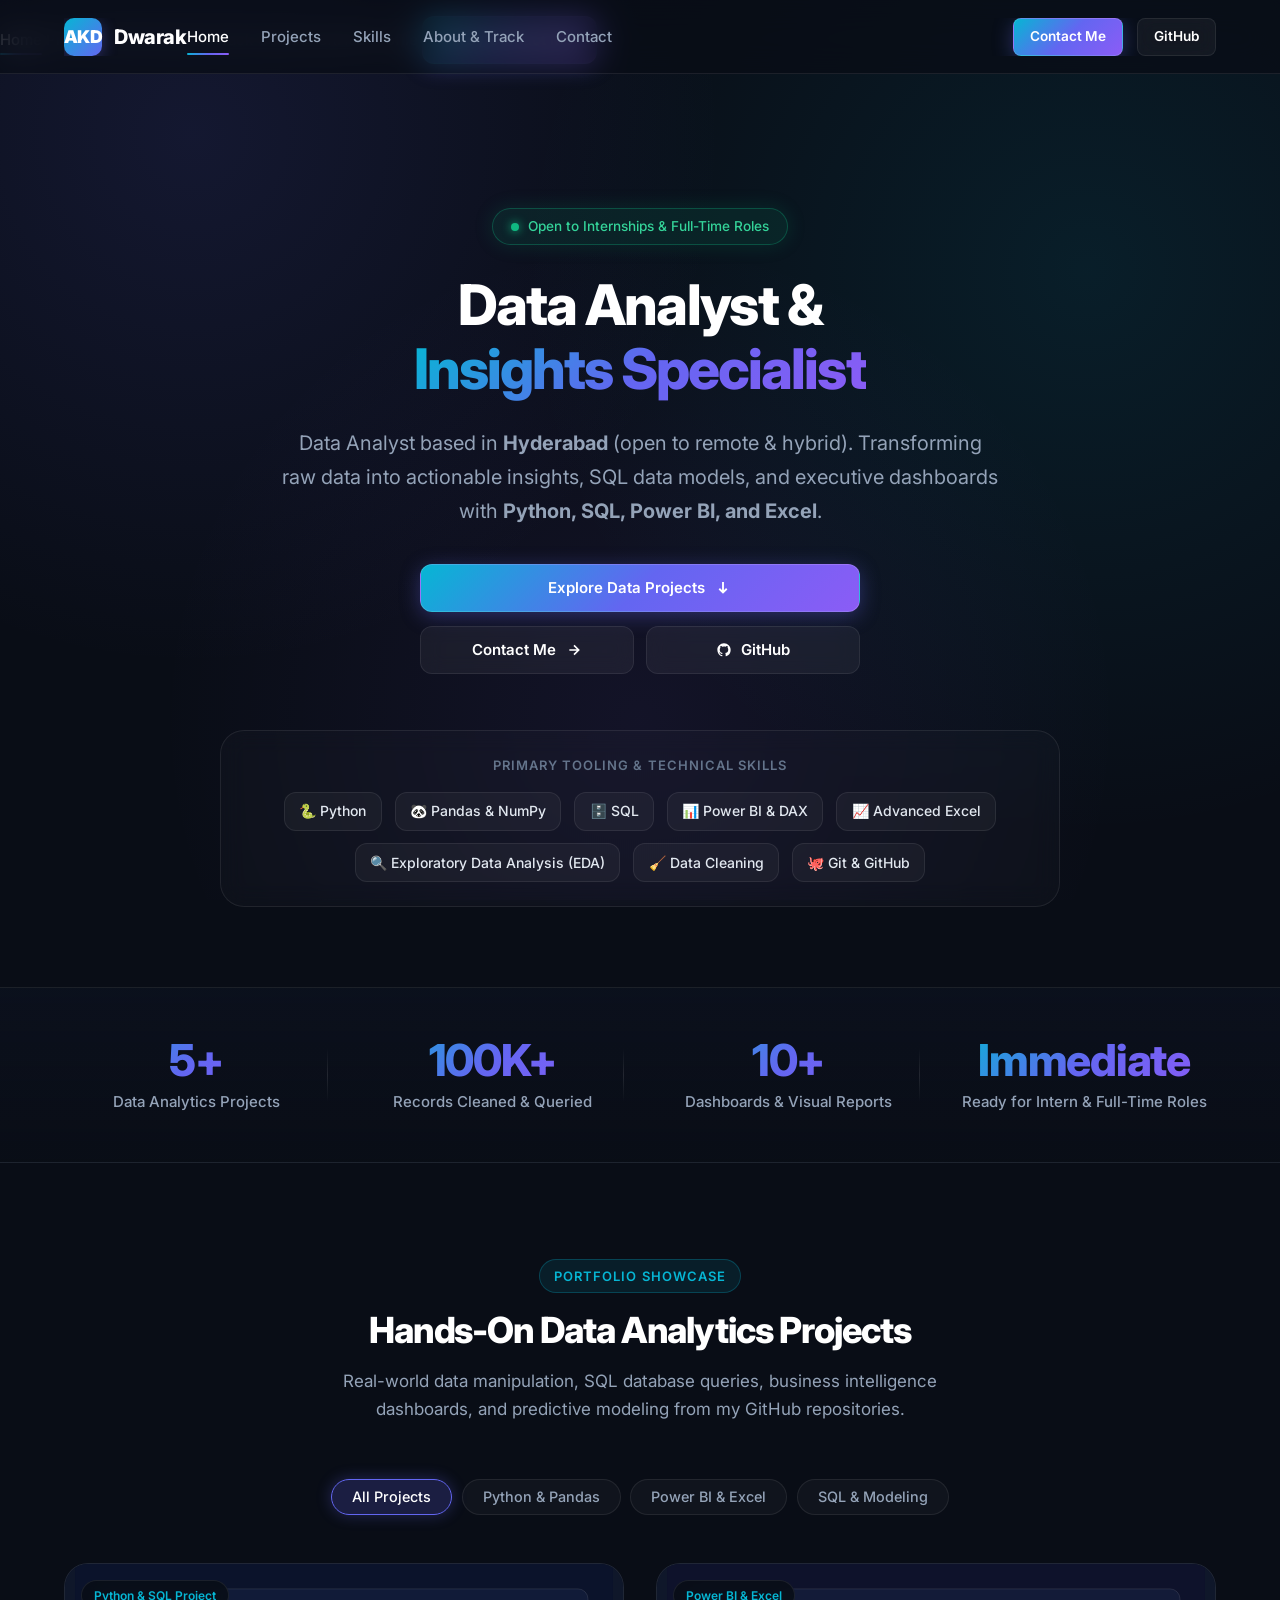
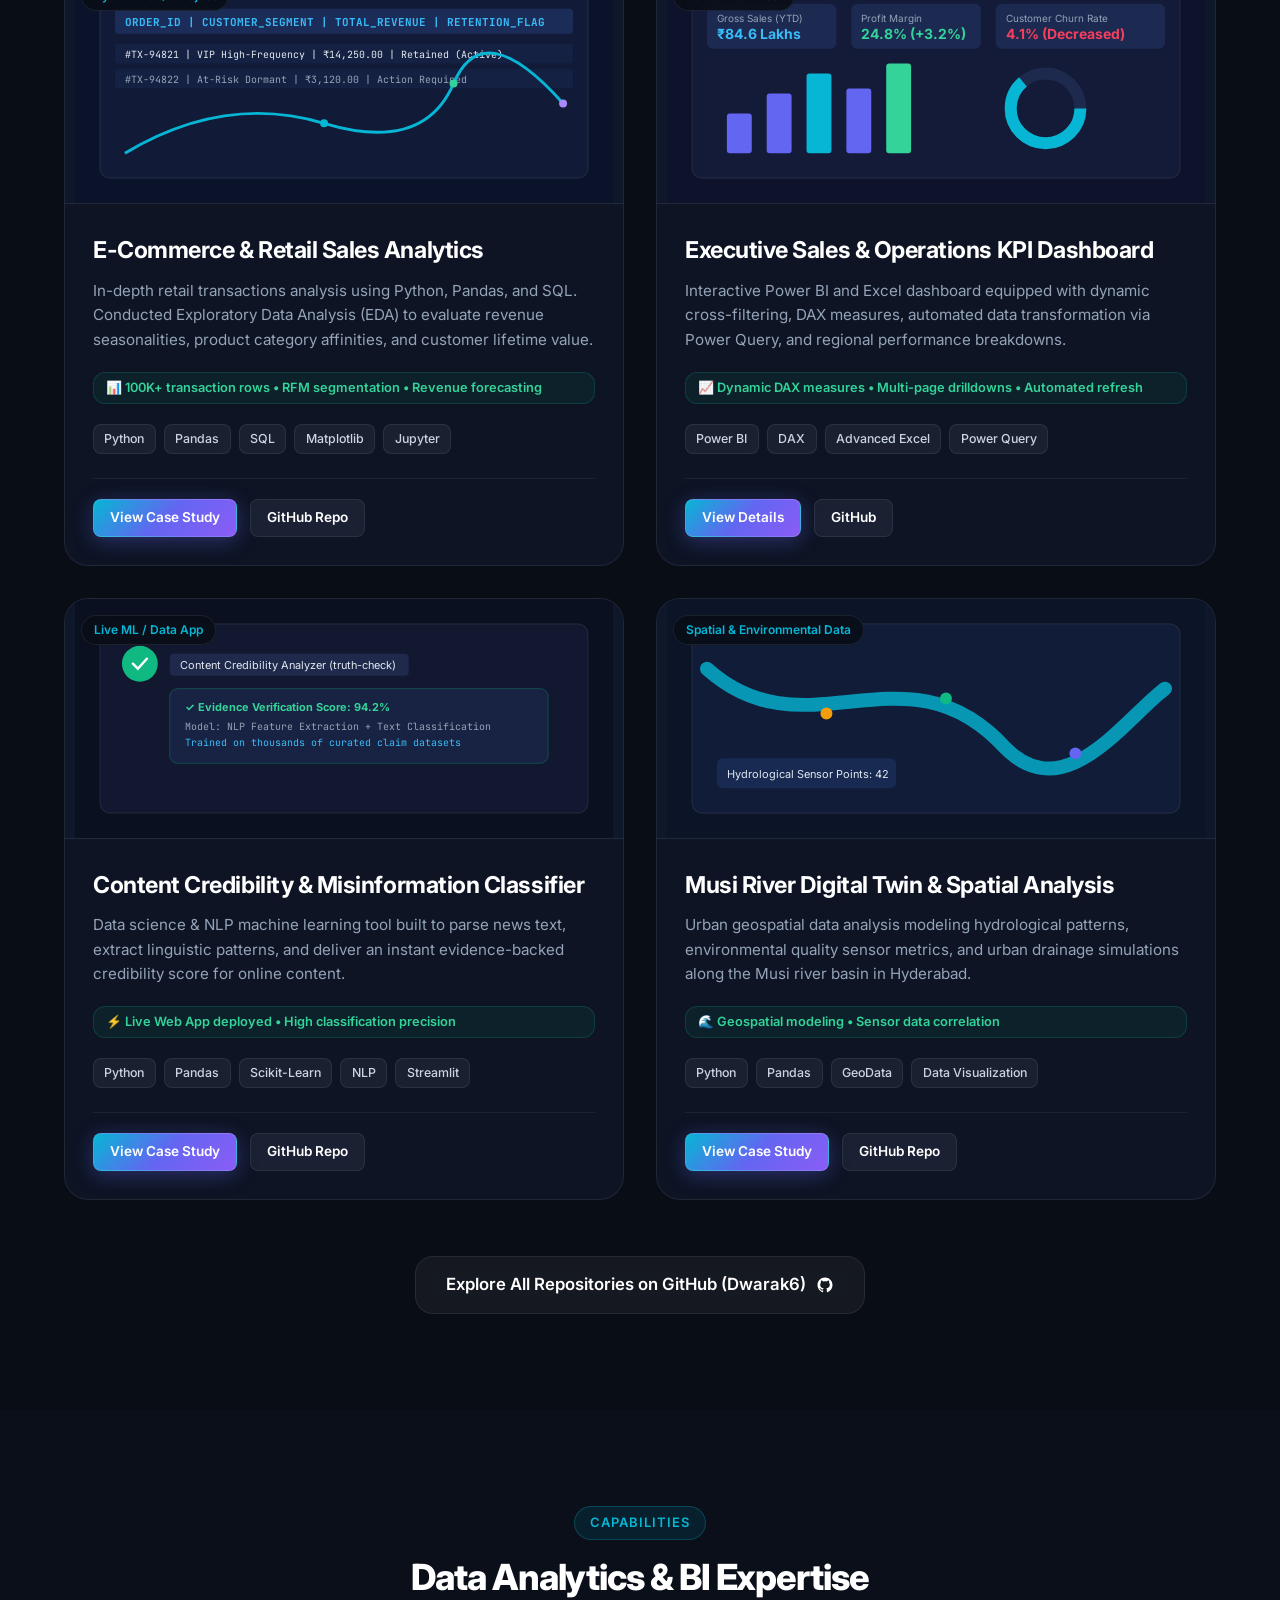
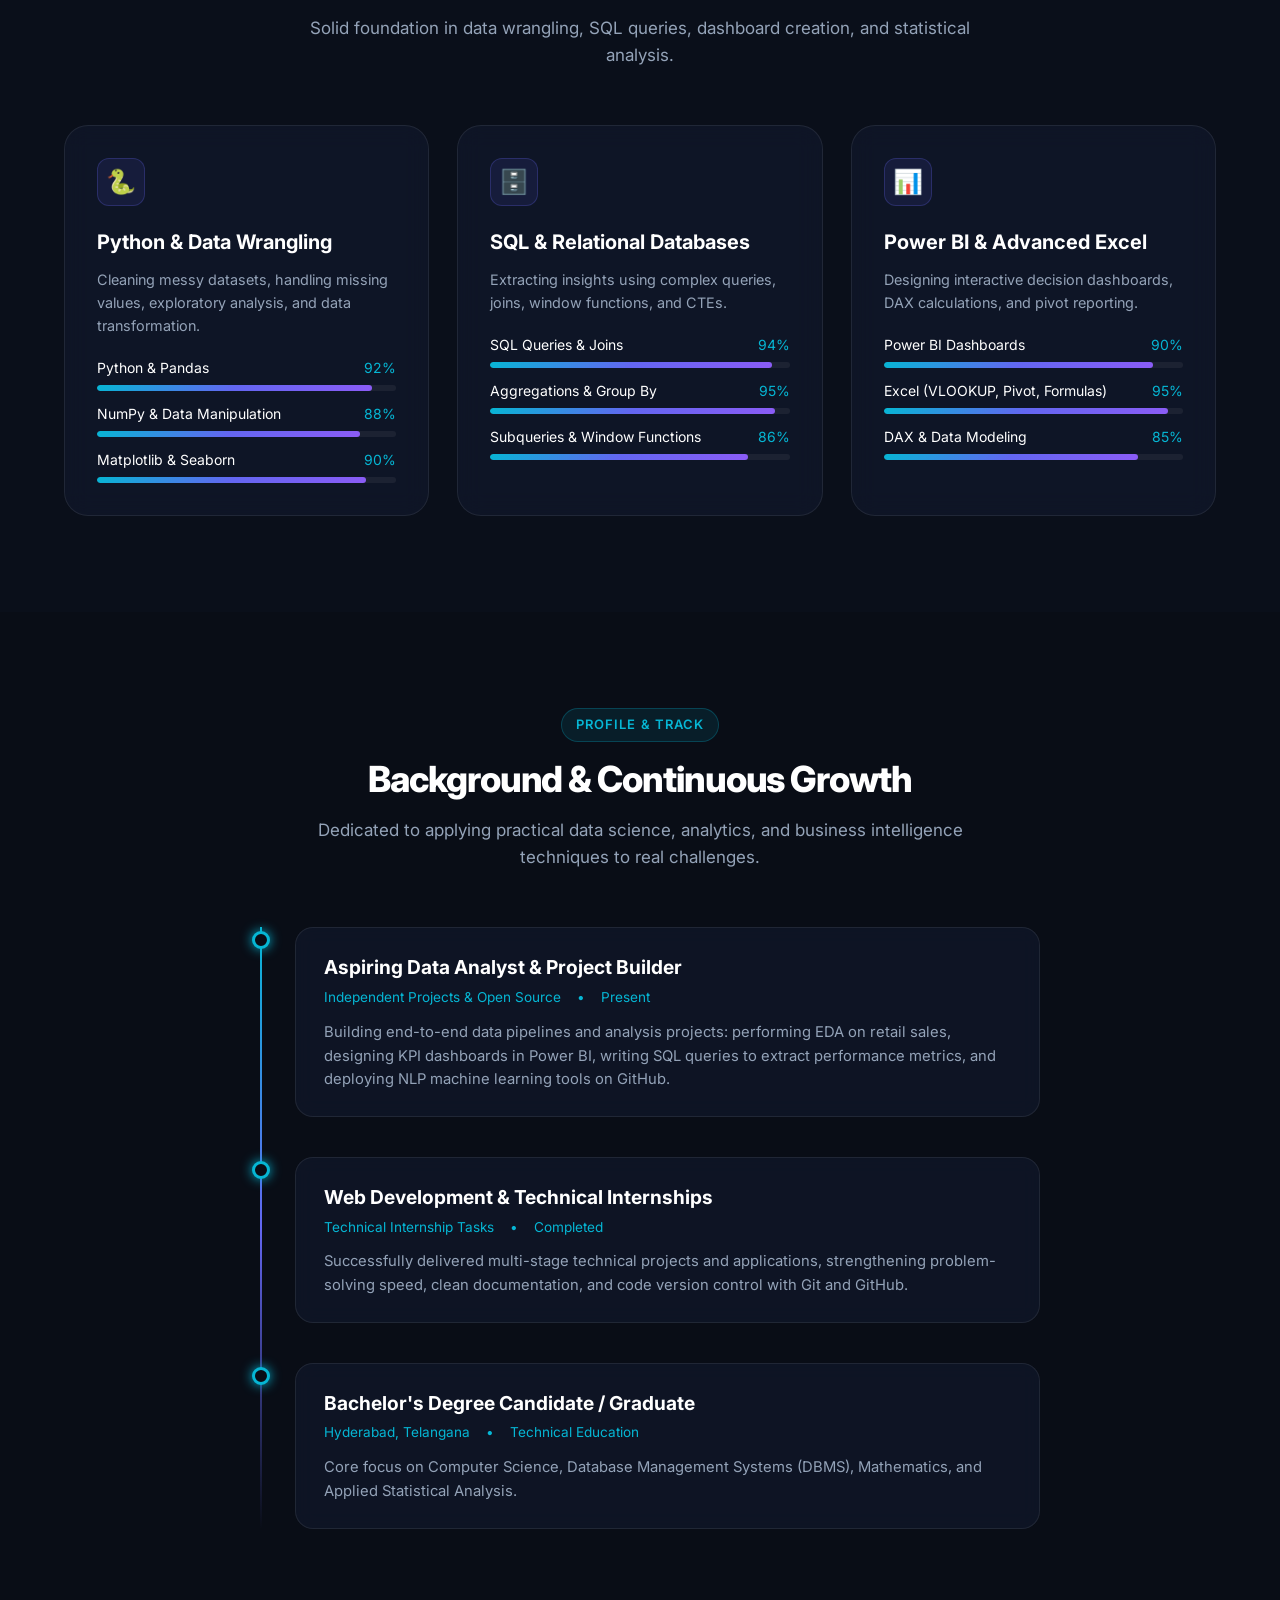
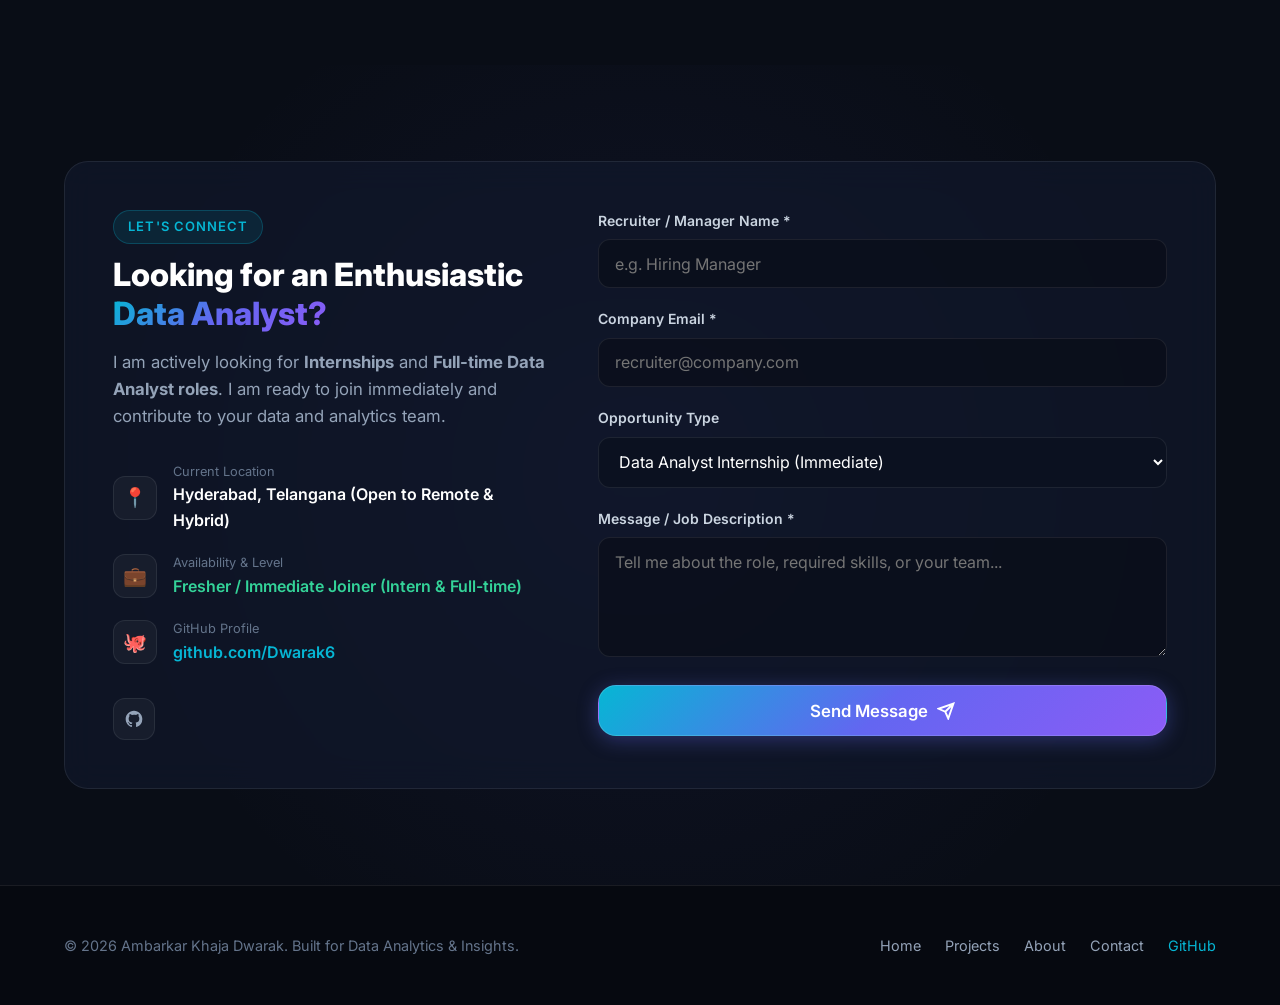
<file: index.html>
<!DOCTYPE html>
<html lang="en">
<head>
  <meta charset="UTF-8">
  <meta name="viewport" content="width=device-width, initial-scale=1.0, maximum-scale=1.0, user-scalable=no, viewport-fit=cover">
  <title>Ambarkar Khaja Dwarak — Data Analyst | Python, SQL, Power BI, Excel</title>
  <meta name="description" content="Portfolio of Ambarkar Khaja Dwarak, an aspiring Data Analyst based in Hyderabad specializing in Python, Pandas, SQL, Power BI, and Advanced Excel. Open to remote and hybrid intern and full-time roles.">
  <link rel="preconnect" href="https://fonts.googleapis.com">
  <link rel="preconnect" href="https://fonts.gstatic.com" crossorigin>
  <link href="https://fonts.googleapis.com/css2?family=Inter:wght@400;500;600;700;800;900&family=JetBrains+Mono:wght@400;500;600&display=swap" rel="stylesheet">
  <link rel="stylesheet" href="css/styles.css">
</head>
<body>

  <!-- Top Glassmorphism Navigation -->
  <header class="navbar">
    <div class="container navbar-container">
      <a href="index.html" class="brand-logo">
        <div class="logo-badge">AKD</div>
        <div class="logo-text">Dwarak</div>
      </a>

      <nav class="nav-links">
        <a href="#home" class="nav-link active">Home</a>
        <a href="#projects" class="nav-link">Projects</a>
        <a href="#skills" class="nav-link">Skills</a>
        <a href="#experience" class="nav-link">About & Track</a>
        <a href="#contact" class="nav-link">Contact</a>
      </nav>

      <div class="nav-actions">
        <a href="#contact" class="btn btn-primary btn-sm">Contact Me</a>
        <a href="https://github.com/Dwarak6" target="_blank" rel="noopener noreferrer" class="btn btn-secondary btn-sm">GitHub</a>
        <button class="nav-toggle" aria-label="Toggle navigation">☰</button>
      </div>
    </div>
  </header>

  <!-- Mobile Dropdown Menu -->
  <div class="mobile-menu">
    <a href="#home" class="nav-link">Home</a>
    <a href="#projects" class="nav-link">Projects</a>
    <a href="#skills" class="nav-link">Skills</a>
    <a href="#experience" class="nav-link">About & Track</a>
    <a href="#contact" class="nav-link">Contact</a>
    <a href="https://github.com/Dwarak6" target="_blank" rel="noopener noreferrer" class="nav-link">GitHub Profile</a>
    <a href="#contact" class="btn btn-primary" style="margin-top: 1rem;">Hire / Contact Me</a>
  </div>

  <!-- Hero Section -->
  <section id="home" class="hero-section">
    <div class="container">
      <div class="hero-content">
        <div class="availability-pill">
          <span class="status-dot"></span>
          <span>Open to Internships & Full-Time Roles</span>
        </div>

        <h1 class="hero-title">
          Data Analyst & <br>
          <span class="gradient-text">Insights Specialist</span>
        </h1>

        <p class="hero-subtitle">
          Data Analyst based in <strong>Hyderabad</strong> (open to remote & hybrid). Transforming raw data into actionable insights, SQL data models, and executive dashboards with <strong>Python, SQL, Power BI, and Excel</strong>.
        </p>

        <div class="hero-cta-group">
          <a href="#projects" class="btn btn-primary btn-full">
            <span>Explore Data Projects</span>
            <svg width="18" height="18" viewBox="0 0 24 24" fill="none" stroke="currentColor" stroke-width="2.5"><path d="M7 13l5 5 5-5M12 4v14"/></svg>
          </a>
          <div class="hero-cta-subgroup">
            <a href="#contact" class="btn btn-secondary">
              <span>Contact Me</span>
              <svg width="16" height="16" viewBox="0 0 24 24" fill="none" stroke="currentColor" stroke-width="2.5"><path d="M5 12h14M12 5l7 7-7 7"/></svg>
            </a>
            <a href="https://github.com/Dwarak6" target="_blank" rel="noopener noreferrer" class="btn btn-secondary">
              <svg width="16" height="16" viewBox="0 0 24 24" fill="currentColor"><path d="M12 2C6.477 2 2 6.484 2 12.017c0 4.425 2.865 8.18 6.839 9.504.5.092.682-.217.682-.483 0-.237-.008-.868-.013-1.703-2.782.605-3.369-1.343-3.369-1.343-.454-1.158-1.11-1.466-1.11-1.466-.908-.62.069-.608.069-.608 1.003.07 1.53 1.032 1.53 1.032.892 1.53 2.341 1.088 2.91.832.092-.647.35-1.088.636-1.338-2.22-.253-4.555-1.113-4.555-4.951 0-1.093.39-1.988 1.029-2.688-.103-.253-.446-1.272.098-2.65 0 0 .84-.27 2.75 1.026A9.564 9.564 0 0112 6.844c.85.004 1.705.115 2.504.337 1.909-1.296 2.747-1.027 2.747-1.027.546 1.379.202 2.398.1 2.651.64.7 1.028 1.595 1.028 2.688 0 3.848-2.339 4.695-4.566 4.943.359.309.678.92.678 1.855 0 1.338-.012 2.419-.012 2.747 0 .268.18.58.688.482A10.019 10.019 0 0022 12.017C22 6.484 17.522 2 12 2z"/></svg>
              <span>GitHub</span>
            </a>
          </div>
        </div>

        <!-- Tech Stack Showcase -->
        <div class="tech-stack-showcase">
          <span class="tech-stack-label">Primary Tooling & Technical Skills</span>
          <div class="tech-badges-list">
            <span class="tech-badge">🐍 Python</span>
            <span class="tech-badge">🐼 Pandas & NumPy</span>
            <span class="tech-badge">🗄️ SQL</span>
            <span class="tech-badge">📊 Power BI & DAX</span>
            <span class="tech-badge">📈 Advanced Excel</span>
            <span class="tech-badge">🔍 Exploratory Data Analysis (EDA)</span>
            <span class="tech-badge">🧹 Data Cleaning</span>
            <span class="tech-badge">🐙 Git & GitHub</span>
          </div>
        </div>
      </div>
    </div>
  </section>

  <!-- Impact Metrics Strip -->
  <section class="metrics-section">
    <div class="container">
      <div class="metrics-grid">
        <div class="metric-item">
          <div class="metric-value">5+</div>
          <div class="metric-label">Data Analytics Projects</div>
        </div>
        <div class="metric-item">
          <div class="metric-value">100K+</div>
          <div class="metric-label">Records Cleaned & Queried</div>
        </div>
        <div class="metric-item">
          <div class="metric-value">10+</div>
          <div class="metric-label">Dashboards & Visual Reports</div>
        </div>
        <div class="metric-item">
          <div class="metric-value">Immediate</div>
          <div class="metric-label">Ready for Intern & Full-Time Roles</div>
        </div>
      </div>
    </div>
  </section>

  <!-- Featured Projects Section -->
  <section id="projects" class="section">
    <div class="container">
      <div class="section-header">
        <span class="section-tag">Portfolio Showcase</span>
        <h2 class="section-title">Hands-On Data Analytics Projects</h2>
        <p class="section-subtitle">
          Real-world data manipulation, SQL database queries, business intelligence dashboards, and predictive modeling from my GitHub repositories.
        </p>
      </div>

      <!-- Filter Tabs -->
      <div class="filter-tabs">
        <button class="filter-tab active" data-filter="all">All Projects</button>
        <button class="filter-tab" data-filter="python">Python & Pandas</button>
        <button class="filter-tab" data-filter="bi">Power BI & Excel</button>
        <button class="filter-tab" data-filter="sql">SQL & Modeling</button>
      </div>

      <!-- Projects Grid -->
      <div class="projects-grid">

        <!-- Project 1: E-Commerce Retail Analytics -->
        <div class="project-card" data-category="python sql">
          <div class="project-preview">
            <span class="preview-badge">Python & SQL Project</span>
            <div class="project-preview-mockup">
              <!-- Data Analytics Visual SVG -->
              <svg width="100%" height="100%" viewBox="0 0 540 240" fill="none" xmlns="http://www.w3.org/2000/svg">
                <rect width="540" height="240" fill="#0B132B"/>
                <rect x="25" y="25" width="490" height="190" rx="10" fill="#111B38" stroke="rgba(255,255,255,0.1)"/>
                <!-- Data Table preview -->
                <rect x="40" y="45" width="460" height="25" rx="4" fill="#1C2C59"/>
                <text x="50" y="62" fill="#38BDF8" font-size="11" font-weight="bold" font-family="JetBrains Mono">ORDER_ID | CUSTOMER_SEGMENT | TOTAL_REVENUE | RETENTION_FLAG</text>
                
                <rect x="40" y="80" width="460" height="20" rx="2" fill="#152142"/>
                <text x="50" y="94" fill="#E2E8F0" font-size="10" font-family="JetBrains Mono">#TX-94821 | VIP High-Frequency   | ₹14,250.00    | Retained (Active)</text>
                
                <rect x="40" y="105" width="460" height="20" rx="2" fill="#152142"/>
                <text x="50" y="119" fill="#94A3B8" font-size="10" font-family="JetBrains Mono">#TX-94822 | At-Risk Dormant      | ₹3,120.00     | Action Required</text>

                <!-- Trend Line -->
                <path d="M50 190 Q 150 130, 250 160 T 380 120 T 490 140" stroke="#06B6D4" stroke-width="3" fill="none"/>
                <circle cx="250" cy="160" r="4" fill="#06B6D4"/>
                <circle cx="380" cy="120" r="4" fill="#34D399"/>
                <circle cx="490" cy="140" r="4" fill="#A78BFA"/>
              </svg>
            </div>
          </div>
          <div class="project-content">
            <h3 class="project-title">E-Commerce & Retail Sales Analytics</h3>
            <p class="project-description">
              In-depth retail transactions analysis using Python, Pandas, and SQL. Conducted Exploratory Data Analysis (EDA) to evaluate revenue seasonalities, product category affinities, and customer lifetime value.
            </p>
            <div class="project-metrics-badge">
              📊 100K+ transaction rows • RFM segmentation • Revenue forecasting
            </div>
            <div class="project-tech-tags">
              <span class="tech-tag">Python</span>
              <span class="tech-tag">Pandas</span>
              <span class="tech-tag">SQL</span>
              <span class="tech-tag">Matplotlib</span>
              <span class="tech-tag">Jupyter</span>
            </div>
            <div class="project-actions">
              <a href="#" class="btn btn-primary btn-sm open-modal-btn" data-project="ecommerce">View Case Study</a>
              <a href="https://github.com/Dwarak6/ecommerce-retail-analytics" target="_blank" rel="noopener noreferrer" class="btn btn-secondary btn-sm">GitHub Repo</a>
            </div>
          </div>
        </div>

        <!-- Project 2: Power BI Executive Dashboard -->
        <div class="project-card" data-category="bi">
          <div class="project-preview">
            <span class="preview-badge">Power BI & Excel</span>
            <div class="project-preview-mockup">
              <svg width="100%" height="100%" viewBox="0 0 540 240" fill="none" xmlns="http://www.w3.org/2000/svg">
                <rect width="540" height="240" fill="#0E122B"/>
                <rect x="25" y="25" width="490" height="190" rx="10" fill="#131B38" stroke="rgba(255,255,255,0.1)"/>
                <!-- KPI Cards -->
                <rect x="40" y="40" width="130" height="45" rx="6" fill="#1C2950"/>
                <text x="50" y="58" fill="#94A3B8" font-size="10" font-family="Inter">Gross Sales (YTD)</text>
                <text x="50" y="75" fill="#38BDF8" font-size="14" font-weight="bold" font-family="Inter">₹84.6 Lakhs</text>

                <rect x="185" y="40" width="130" height="45" rx="6" fill="#1C2950"/>
                <text x="195" y="58" fill="#94A3B8" font-size="10" font-family="Inter">Profit Margin</text>
                <text x="195" y="75" fill="#34D399" font-size="14" font-weight="bold" font-family="Inter">24.8% (+3.2%)</text>

                <rect x="330" y="40" width="170" height="45" rx="6" fill="#1C2950"/>
                <text x="340" y="58" fill="#94A3B8" font-size="10" font-family="Inter">Customer Churn Rate</text>
                <text x="340" y="75" fill="#F43F5E" font-size="14" font-weight="bold" font-family="Inter">4.1% (Decreased)</text>

                <!-- Bar Chart -->
                <rect x="60" y="150" width="25" height="40" rx="3" fill="#6366F1"/>
                <rect x="100" y="130" width="25" height="60" rx="3" fill="#6366F1"/>
                <rect x="140" y="110" width="25" height="80" rx="3" fill="#06B6D4"/>
                <rect x="180" y="125" width="25" height="65" rx="3" fill="#6366F1"/>
                <rect x="220" y="100" width="25" height="90" rx="3" fill="#34D399"/>
                
                <!-- Donut chart -->
                <circle cx="380" cy="145" r="35" stroke="#1E2A4D" stroke-width="12" fill="none"/>
                <circle cx="380" cy="145" r="35" stroke="#06B6D4" stroke-width="12" stroke-dasharray="140 220" fill="none"/>
              </svg>
            </div>
          </div>
          <div class="project-content">
            <h3 class="project-title">Executive Sales & Operations KPI Dashboard</h3>
            <p class="project-description">
              Interactive Power BI and Excel dashboard equipped with dynamic cross-filtering, DAX measures, automated data transformation via Power Query, and regional performance breakdowns.
            </p>
            <div class="project-metrics-badge">
              📈 Dynamic DAX measures • Multi-page drilldowns • Automated refresh
            </div>
            <div class="project-tech-tags">
              <span class="tech-tag">Power BI</span>
              <span class="tech-tag">DAX</span>
              <span class="tech-tag">Advanced Excel</span>
              <span class="tech-tag">Power Query</span>
            </div>
            <div class="project-actions">
              <a href="#" class="btn btn-primary btn-sm open-modal-btn" data-project="powerbi">View Details</a>
              <a href="https://github.com/Dwarak6" target="_blank" rel="noopener noreferrer" class="btn btn-secondary btn-sm">GitHub</a>
            </div>
          </div>
        </div>

        <!-- Project 3: Fake News & Misinformation Detector -->
        <div class="project-card" data-category="python">
          <div class="project-preview">
            <span class="preview-badge">Live ML / Data App</span>
            <div class="project-preview-mockup">
              <svg width="100%" height="100%" viewBox="0 0 540 240" fill="none" xmlns="http://www.w3.org/2000/svg">
                <rect width="540" height="240" fill="#0B1021"/>
                <rect x="25" y="25" width="490" height="190" rx="10" fill="#12182F" stroke="rgba(255,255,255,0.1)"/>
                <circle cx="65" cy="65" r="18" fill="#10B981"/>
                <path d="M58 65L63 70L72 60" stroke="#fff" stroke-width="2.5" stroke-linecap="round"/>
                <rect x="95" y="55" width="240" height="22" rx="4" fill="#1E294B"/>
                <text x="105" y="70" fill="#E2E8F0" font-size="11" font-family="Inter">Content Credibility Analyzer (truth-check)</text>
                
                <rect x="95" y="90" width="380" height="75" rx="8" fill="#182242" stroke="rgba(16,185,129,0.3)"/>
                <text x="110" y="112" fill="#34D399" font-size="11" font-weight="bold" font-family="Inter">✓ Evidence Verification Score: 94.2%</text>
                <text x="110" y="132" fill="#94A3B8" font-size="10" font-family="JetBrains Mono">Model: NLP Feature Extraction + Text Classification</text>
                <text x="110" y="148" fill="#38BDF8" font-size="10" font-family="JetBrains Mono">Trained on thousands of curated claim datasets</text>
              </svg>
            </div>
          </div>
          <div class="project-content">
            <h3 class="project-title">Content Credibility & Misinformation Classifier</h3>
            <p class="project-description">
              Data science & NLP machine learning tool built to parse news text, extract linguistic patterns, and deliver an instant evidence-backed credibility score for online content.
            </p>
            <div class="project-metrics-badge">
              ⚡ Live Web App deployed • High classification precision
            </div>
            <div class="project-tech-tags">
              <span class="tech-tag">Python</span>
              <span class="tech-tag">Pandas</span>
              <span class="tech-tag">Scikit-Learn</span>
              <span class="tech-tag">NLP</span>
              <span class="tech-tag">Streamlit</span>
            </div>
            <div class="project-actions">
              <a href="#" class="btn btn-primary btn-sm open-modal-btn" data-project="fakenews">View Case Study</a>
              <a href="https://github.com/Dwarak6/fake-news-detector" target="_blank" rel="noopener noreferrer" class="btn btn-secondary btn-sm">GitHub Repo</a>
            </div>
          </div>
        </div>

        <!-- Project 4: Musi Digital Twin -->
        <div class="project-card" data-category="python sql">
          <div class="project-preview">
            <span class="preview-badge">Spatial & Environmental Data</span>
            <div class="project-preview-mockup">
              <svg width="100%" height="100%" viewBox="0 0 540 240" fill="none" xmlns="http://www.w3.org/2000/svg">
                <rect width="540" height="240" fill="#0C1428"/>
                <rect x="25" y="25" width="490" height="190" rx="10" fill="#101C38" stroke="rgba(255,255,255,0.1)"/>
                <!-- River simulation curve -->
                <path d="M40 70 C 140 160, 240 40, 340 150 C 400 210, 460 120, 500 90" stroke="#06B6D4" stroke-width="14" stroke-linecap="round" fill="none" opacity="0.8"/>
                <circle cx="160" cy="115" r="6" fill="#F59E0B"/>
                <circle cx="280" cy="100" r="6" fill="#10B981"/>
                <circle cx="410" cy="155" r="6" fill="#6366F1"/>
                <rect x="50" y="160" width="180" height="30" rx="6" fill="#182A52"/>
                <text x="60" y="180" fill="#E2E8F0" font-size="11" font-family="Inter">Hydrological Sensor Points: 42</text>
              </svg>
            </div>
          </div>
          <div class="project-content">
            <h3 class="project-title">Musi River Digital Twin & Spatial Analysis</h3>
            <p class="project-description">
              Urban geospatial data analysis modeling hydrological patterns, environmental quality sensor metrics, and urban drainage simulations along the Musi river basin in Hyderabad.
            </p>
            <div class="project-metrics-badge">
              🌊 Geospatial modeling • Sensor data correlation
            </div>
            <div class="project-tech-tags">
              <span class="tech-tag">Python</span>
              <span class="tech-tag">Pandas</span>
              <span class="tech-tag">GeoData</span>
              <span class="tech-tag">Data Visualization</span>
            </div>
            <div class="project-actions">
              <a href="#" class="btn btn-primary btn-sm open-modal-btn" data-project="musi">View Case Study</a>
              <a href="https://github.com/Dwarak6/Musi-Digital-Twin" target="_blank" rel="noopener noreferrer" class="btn btn-secondary btn-sm">GitHub Repo</a>
            </div>
          </div>
        </div>

      </div>

      <div style="text-align: center; margin-top: 3.5rem;">
        <a href="https://github.com/Dwarak6" target="_blank" rel="noopener noreferrer" class="btn btn-secondary btn-lg">
          <span>Explore All Repositories on GitHub (Dwarak6)</span>
          <svg width="18" height="18" viewBox="0 0 24 24" fill="currentColor"><path d="M12 2C6.477 2 2 6.484 2 12.017c0 4.425 2.865 8.18 6.839 9.504.5.092.682-.217.682-.483 0-.237-.008-.868-.013-1.703-2.782.605-3.369-1.343-3.369-1.343-.454-1.158-1.11-1.466-1.11-1.466-.908-.62.069-.608.069-.608 1.003.07 1.53 1.032 1.53 1.032.892 1.53 2.341 1.088 2.91.832.092-.647.35-1.088.636-1.338-2.22-.253-4.555-1.113-4.555-4.951 0-1.093.39-1.988 1.029-2.688-.103-.253-.446-1.272.098-2.65 0 0 .84-.27 2.75 1.026A9.564 9.564 0 0112 6.844c.85.004 1.705.115 2.504.337 1.909-1.296 2.747-1.027 2.747-1.027.546 1.379.202 2.398.1 2.651.64.7 1.028 1.595 1.028 2.688 0 3.848-2.339 4.695-4.566 4.943.359.309.678.92.678 1.855 0 1.338-.012 2.419-.012 2.747 0 .268.18.58.688.482A10.019 10.019 0 0022 12.017C22 6.484 17.522 2 12 2z"/></svg>
        </a>
      </div>
    </div>
  </section>

  <!-- Technical Skills & Capabilities Section -->
  <section id="skills" class="section" style="background: rgba(14, 21, 38, 0.3);">
    <div class="container">
      <div class="section-header">
        <span class="section-tag">Capabilities</span>
        <h2 class="section-title">Data Analytics & BI Expertise</h2>
        <p class="section-subtitle">
          Solid foundation in data wrangling, SQL queries, dashboard creation, and statistical analysis.
        </p>
      </div>

      <div class="skills-grid">
        <!-- Python & Pandas -->
        <div class="skill-category-card">
          <div class="skill-category-icon">🐍</div>
          <h3 class="skill-category-title">Python & Data Wrangling</h3>
          <p class="skill-category-desc">Cleaning messy datasets, handling missing values, exploratory analysis, and data transformation.</p>
          <div class="skill-items-list">
            <div>
              <div class="skill-item-row"><span>Python & Pandas</span><span style="color: var(--accent-cyan);">92%</span></div>
              <div class="skill-bar-bg"><div class="skill-bar-fill" style="width: 92%;"></div></div>
            </div>
            <div>
              <div class="skill-item-row"><span>NumPy & Data Manipulation</span><span style="color: var(--accent-cyan);">88%</span></div>
              <div class="skill-bar-bg"><div class="skill-bar-fill" style="width: 88%;"></div></div>
            </div>
            <div>
              <div class="skill-item-row"><span>Matplotlib & Seaborn</span><span style="color: var(--accent-cyan);">90%</span></div>
              <div class="skill-bar-bg"><div class="skill-bar-fill" style="width: 90%;"></div></div>
            </div>
          </div>
        </div>

        <!-- SQL & Databases -->
        <div class="skill-category-card">
          <div class="skill-category-icon">🗄️</div>
          <h3 class="skill-category-title">SQL & Relational Databases</h3>
          <p class="skill-category-desc">Extracting insights using complex queries, joins, window functions, and CTEs.</p>
          <div class="skill-items-list">
            <div>
              <div class="skill-item-row"><span>SQL Queries & Joins</span><span style="color: var(--accent-cyan);">94%</span></div>
              <div class="skill-bar-bg"><div class="skill-bar-fill" style="width: 94%;"></div></div>
            </div>
            <div>
              <div class="skill-item-row"><span>Aggregations & Group By</span><span style="color: var(--accent-cyan);">95%</span></div>
              <div class="skill-bar-bg"><div class="skill-bar-fill" style="width: 95%;"></div></div>
            </div>
            <div>
              <div class="skill-item-row"><span>Subqueries & Window Functions</span><span style="color: var(--accent-cyan);">86%</span></div>
              <div class="skill-bar-bg"><div class="skill-bar-fill" style="width: 86%;"></div></div>
            </div>
          </div>
        </div>

        <!-- BI & Excel -->
        <div class="skill-category-card">
          <div class="skill-category-icon">📊</div>
          <h3 class="skill-category-title">Power BI & Advanced Excel</h3>
          <p class="skill-category-desc">Designing interactive decision dashboards, DAX calculations, and pivot reporting.</p>
          <div class="skill-items-list">
            <div>
              <div class="skill-item-row"><span>Power BI Dashboards</span><span style="color: var(--accent-cyan);">90%</span></div>
              <div class="skill-bar-bg"><div class="skill-bar-fill" style="width: 90%;"></div></div>
            </div>
            <div>
              <div class="skill-item-row"><span>Excel (VLOOKUP, Pivot, Formulas)</span><span style="color: var(--accent-cyan);">95%</span></div>
              <div class="skill-bar-bg"><div class="skill-bar-fill" style="width: 95%;"></div></div>
            </div>
            <div>
              <div class="skill-item-row"><span>DAX & Data Modeling</span><span style="color: var(--accent-cyan);">85%</span></div>
              <div class="skill-bar-bg"><div class="skill-bar-fill" style="width: 85%;"></div></div>
            </div>
          </div>
        </div>
      </div>
    </div>
  </section>

  <!-- Career Experience & Timeline -->
  <section id="experience" class="section">
    <div class="container">
      <div class="section-header">
        <span class="section-tag">Profile & Track</span>
        <h2 class="section-title">Background & Continuous Growth</h2>
        <p class="section-subtitle">
          Dedicated to applying practical data science, analytics, and business intelligence techniques to real challenges.
        </p>
      </div>

      <div class="timeline">
        <!-- Item 1 -->
        <div class="timeline-item">
          <div class="timeline-dot"></div>
          <div class="timeline-card">
            <h3 class="timeline-role">Aspiring Data Analyst & Project Builder</h3>
            <div class="timeline-meta">
              <span>Independent Projects & Open Source</span> • <span>Present</span>
            </div>
            <p class="timeline-text">
              Building end-to-end data pipelines and analysis projects: performing EDA on retail sales, designing KPI dashboards in Power BI, writing SQL queries to extract performance metrics, and deploying NLP machine learning tools on GitHub.
            </p>
          </div>
        </div>

        <!-- Item 2 -->
        <div class="timeline-item">
          <div class="timeline-dot"></div>
          <div class="timeline-card">
            <h3 class="timeline-role">Web Development & Technical Internships</h3>
            <div class="timeline-meta">
              <span>Technical Internship Tasks</span> • <span>Completed</span>
            </div>
            <p class="timeline-text">
              Successfully delivered multi-stage technical projects and applications, strengthening problem-solving speed, clean documentation, and code version control with Git and GitHub.
            </p>
          </div>
        </div>

        <!-- Item 3 -->
        <div class="timeline-item">
          <div class="timeline-dot"></div>
          <div class="timeline-card">
            <h3 class="timeline-role">Bachelor's Degree Candidate / Graduate</h3>
            <div class="timeline-meta">
              <span>Hyderabad, Telangana</span> • <span>Technical Education</span>
            </div>
            <p class="timeline-text">
              Core focus on Computer Science, Database Management Systems (DBMS), Mathematics, and Applied Statistical Analysis.
            </p>
          </div>
        </div>
      </div>
    </div>
  </section>

  <!-- Contact Section -->
  <section id="contact" class="section" style="background: radial-gradient(circle at 50% 50%, rgba(99, 102, 241, 0.08) 0%, transparent 70%);">
    <div class="container">
      <div class="contact-container">
        <!-- Left info -->
        <div class="contact-info-col">
          <div>
            <span class="section-tag" style="margin-bottom: 0.8rem;">Let's Connect</span>
            <h2 class="contact-heading">Looking for an Enthusiastic <span class="gradient-text">Data Analyst?</span></h2>
            <p class="contact-lead">
              I am actively looking for <strong>Internships</strong> and <strong>Full-time Data Analyst roles</strong>. I am ready to join immediately and contribute to your data and analytics team.
            </p>

            <div class="contact-channels">
              <div class="contact-channel-item">
                <div class="channel-icon-box">📍</div>
                <div>
                  <div style="font-size: 0.8rem; color: var(--text-muted);">Current Location</div>
                  <div style="font-weight: 600; color: #fff;">Hyderabad, Telangana (Open to Remote & Hybrid)</div>
                </div>
              </div>
              <div class="contact-channel-item">
                <div class="channel-icon-box">💼</div>
                <div>
                  <div style="font-size: 0.8rem; color: var(--text-muted);">Availability & Level</div>
                  <div style="font-weight: 600; color: #34d399;">Fresher / Immediate Joiner (Intern & Full-time)</div>
                </div>
              </div>
              <div class="contact-channel-item">
                <div class="channel-icon-box">🐙</div>
                <div>
                  <div style="font-size: 0.8rem; color: var(--text-muted);">GitHub Profile</div>
                  <div style="font-weight: 600; color: #fff;"><a href="https://github.com/Dwarak6" target="_blank" rel="noopener noreferrer" style="color: var(--accent-cyan);">github.com/Dwarak6</a></div>
                </div>
              </div>
            </div>
          </div>

          <div class="social-links">
            <a href="https://github.com/Dwarak6" target="_blank" rel="noopener noreferrer" class="social-btn" aria-label="GitHub">
              <svg width="20" height="20" viewBox="0 0 24 24" fill="currentColor"><path d="M12 2C6.477 2 2 6.484 2 12.017c0 4.425 2.865 8.18 6.839 9.504.5.092.682-.217.682-.483 0-.237-.008-.868-.013-1.703-2.782.605-3.369-1.343-3.369-1.343-.454-1.158-1.11-1.466-1.11-1.466-.908-.62.069-.608.069-.608 1.003.07 1.53 1.032 1.53 1.032.892 1.53 2.341 1.088 2.91.832.092-.647.35-1.088.636-1.338-2.22-.253-4.555-1.113-4.555-4.951 0-1.093.39-1.988 1.029-2.688-.103-.253-.446-1.272.098-2.65 0 0 .84-.27 2.75 1.026A9.564 9.564 0 0112 6.844c.85.004 1.705.115 2.504.337 1.909-1.296 2.747-1.027 2.747-1.027.546 1.379.202 2.398.1 2.651.64.7 1.028 1.595 1.028 2.688 0 3.848-2.339 4.695-4.566 4.943.359.309.678.92.678 1.855 0 1.338-.012 2.419-.012 2.747 0 .268.18.58.688.482A10.019 10.019 0 0022 12.017C22 6.484 17.522 2 12 2z"/></svg>
            </a>
          </div>
        </div>

        <!-- Right form -->
        <div>
          <form class="contact-form" id="contactForm">
            <div class="form-group">
              <label class="form-label" for="userName">Recruiter / Manager Name *</label>
              <input type="text" id="userName" class="form-input" placeholder="e.g. Hiring Manager" required>
            </div>

            <div class="form-group">
              <label class="form-label" for="userEmail">Company Email *</label>
              <input type="email" id="userEmail" class="form-input" placeholder="recruiter@company.com" required>
            </div>

            <div class="form-group">
              <label class="form-label" for="inquiryType">Opportunity Type</label>
              <select id="inquiryType" class="form-input" style="background-color: #0b1120;">
                <option value="internship">Data Analyst Internship (Immediate)</option>
                <option value="fulltime">Data Analyst Full-Time Role</option>
                <option value="bi_dashboard">Power BI / Excel Dashboard Project</option>
                <option value="general">General Opportunity / Interview</option>
              </select>
            </div>

            <div class="form-group">
              <label class="form-label" for="userMessage">Message / Job Description *</label>
              <textarea id="userMessage" class="form-textarea" placeholder="Tell me about the role, required skills, or your team..." required></textarea>
            </div>

            <button type="submit" class="btn btn-primary btn-lg" style="width: 100%; margin-top: 0.5rem;">
              <span>Send Message</span>
              <svg width="18" height="18" viewBox="0 0 24 24" fill="none" stroke="currentColor" stroke-width="2.5"><path d="M22 2L11 13M22 2l-7 20-4-9-9-4 20-7z"/></svg>
            </button>
          </form>
        </div>
      </div>
    </div>
  </section>

  <!-- Footer -->
  <footer class="footer">
    <div class="container footer-content">
      <div>
        © 2026 Ambarkar Khaja Dwarak. Built for Data Analytics & Insights.
      </div>
      <div style="display: flex; gap: 1.5rem;">
        <a href="index.html" style="color: var(--text-secondary);">Home</a>
        <a href="projects.html" style="color: var(--text-secondary);">Projects</a>
        <a href="about.html" style="color: var(--text-secondary);">About</a>
        <a href="contact.html" style="color: var(--text-secondary);">Contact</a>
        <a href="https://github.com/Dwarak6" target="_blank" rel="noopener noreferrer" style="color: var(--accent-cyan);">GitHub</a>
      </div>
    </div>
  </footer>

  <!-- Project Details Modal Dialog -->
  <div class="modal-overlay" id="projectModal">
    <div class="modal-box">
      <button class="modal-close-btn" id="modalCloseBtn" aria-label="Close modal">✕</button>
      <span class="preview-badge" style="position: static; margin-bottom: 1rem; display: inline-block;">Project Analytics Breakdown</span>
      <h3 id="modalTitle" style="font-size: 1.6rem; margin-bottom: 0.8rem; color: #fff;"></h3>
      <p id="modalDescription" style="color: var(--text-secondary); margin-bottom: 1.2rem; line-height: 1.6;"></p>
      
      <div style="background: rgba(16,185,129,0.08); border: 1px solid rgba(16,185,129,0.25); padding: 0.8rem 1.2rem; border-radius: 8px; margin-bottom: 1.2rem;">
        <div style="font-size: 0.75rem; text-transform: uppercase; color: #34d399; font-weight: 700; margin-bottom: 0.25rem;">Analytics & Business Value</div>
        <div id="modalMetrics" style="color: #fff; font-size: 0.95rem; font-weight: 500;"></div>
      </div>

      <div style="margin-bottom: 1.5rem;">
        <h4 style="font-size: 0.9rem; text-transform: uppercase; color: var(--text-muted); margin-bottom: 0.5rem;">Methodology & Tools Used</h4>
        <p id="modalArchitecture" style="color: var(--text-secondary); font-size: 0.95rem; line-height: 1.6;"></p>
      </div>

      <div style="margin-bottom: 2rem;">
        <h4 style="font-size: 0.9rem; text-transform: uppercase; color: var(--text-muted); margin-bottom: 0.6rem;">Key Tools</h4>
        <div id="modalTechTags" style="display: flex; flex-wrap: wrap; gap: 0.5rem;"></div>
      </div>

      <div style="display: flex; gap: 1rem;">
        <a id="modalCodeBtn" href="#" target="_blank" rel="noopener noreferrer" class="btn btn-primary" style="flex: 1;">View on GitHub</a>
      </div>
    </div>
  </div>

  <!-- Toast Message -->
  <div class="toast" id="toast">
    <div style="font-size: 1.3rem;">✓</div>
    <div class="toast-text">Message sent!</div>
  </div>

  <script src="js/main.js"></script>
</body>
</html>
</file>
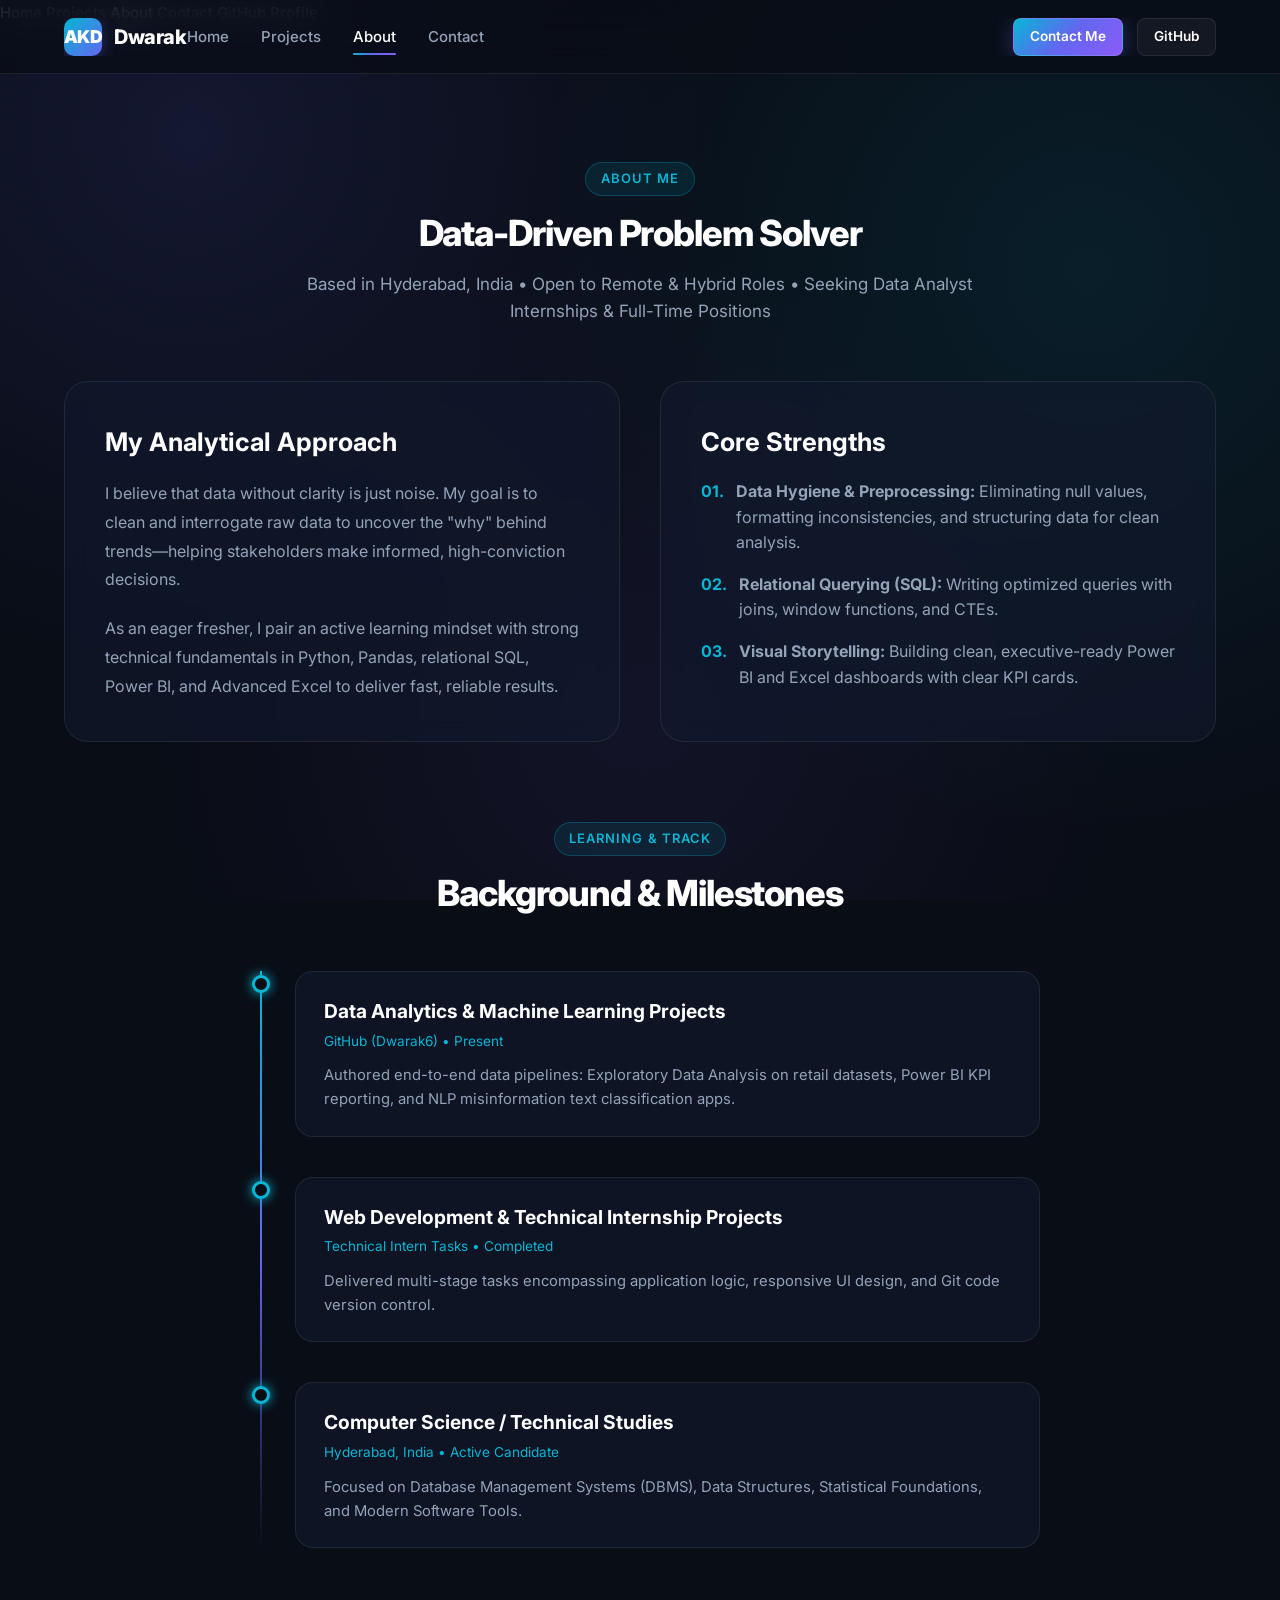
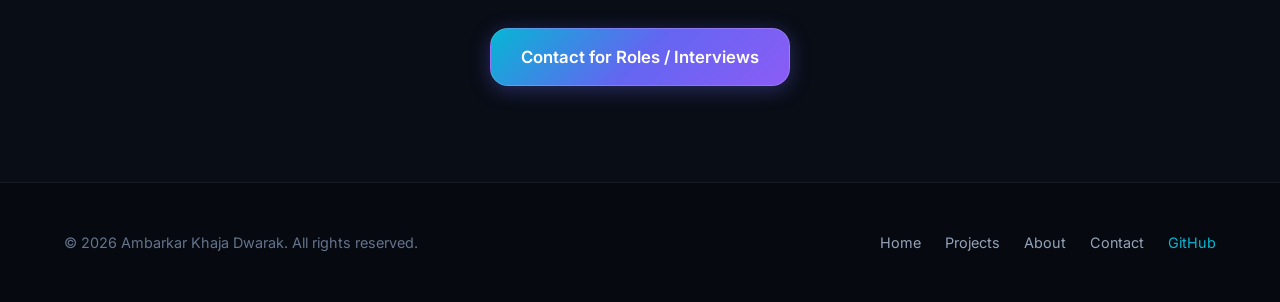
<file: about.html>
<!DOCTYPE html>
<html lang="en">
<head>
  <meta charset="UTF-8">
  <meta name="viewport" content="width=device-width, initial-scale=1.0, maximum-scale=1.0, user-scalable=no, viewport-fit=cover">
  <title>About & Track — Ambarkar Khaja Dwarak</title>
  <meta name="description" content="About Ambarkar Khaja Dwarak, an aspiring Data Analyst based in Hyderabad specializing in Python, SQL, Power BI, and Advanced Excel.">
  <link rel="preconnect" href="https://fonts.googleapis.com">
  <link rel="preconnect" href="https://fonts.gstatic.com" crossorigin>
  <link href="https://fonts.googleapis.com/css2?family=Inter:wght@400;500;600;700;800;900&family=JetBrains+Mono:wght@400;500;600&display=swap" rel="stylesheet">
  <link rel="stylesheet" href="css/styles.css">
</head>
<body>

  <!-- Navigation -->
  <header class="navbar scrolled">
    <div class="container navbar-container">
      <a href="index.html" class="brand-logo">
        <div class="logo-badge">AKD</div>
        <div class="logo-text">Dwarak</div>
      </a>

      <nav class="nav-links">
        <a href="index.html" class="nav-link">Home</a>
        <a href="projects.html" class="nav-link">Projects</a>
        <a href="about.html" class="nav-link active">About</a>
        <a href="contact.html" class="nav-link">Contact</a>
      </nav>

      <div class="nav-actions">
        <a href="contact.html" class="btn btn-primary btn-sm">Contact Me</a>
        <a href="https://github.com/Dwarak6" target="_blank" rel="noopener noreferrer" class="btn btn-secondary btn-sm">GitHub</a>
        <button class="nav-toggle" aria-label="Toggle navigation">☰</button>
      </div>
    </div>
  </header>

  <!-- Mobile Dropdown -->
  <div class="mobile-menu">
    <a href="index.html" class="nav-link">Home</a>
    <a href="projects.html" class="nav-link">Projects</a>
    <a href="about.html" class="nav-link active">About</a>
    <a href="contact.html" class="nav-link">Contact</a>
    <a href="https://github.com/Dwarak6" target="_blank" rel="noopener noreferrer" class="nav-link">GitHub Profile</a>
  </div>

  <section class="section" style="padding-top: 8.5rem;">
    <div class="container">
      <div class="section-header">
        <span class="section-tag">About Me</span>
        <h1 class="section-title">Data-Driven Problem Solver</h1>
        <p class="section-subtitle">
          Based in Hyderabad, India • Open to Remote & Hybrid Roles • Seeking Data Analyst Internships & Full-Time Positions
        </p>
      </div>

      <!-- Bio & Principles -->
      <div class="about-grid">
        <div class="skill-category-card" style="padding: 2.5rem;">
          <h2 style="font-size: 1.6rem; margin-bottom: 1rem; color: #fff;">My Analytical Approach</h2>
          <p style="color: var(--text-secondary); line-height: 1.8; margin-bottom: 1.25rem;">
            I believe that data without clarity is just noise. My goal is to clean and interrogate raw data to uncover the "why" behind trends—helping stakeholders make informed, high-conviction decisions.
          </p>
          <p style="color: var(--text-secondary); line-height: 1.8;">
            As an eager fresher, I pair an active learning mindset with strong technical fundamentals in Python, Pandas, relational SQL, Power BI, and Advanced Excel to deliver fast, reliable results.
          </p>
        </div>

        <div class="skill-category-card" style="padding: 2.5rem;">
          <h2 style="font-size: 1.6rem; margin-bottom: 1rem; color: #fff;">Core Strengths</h2>
          <ul style="display: flex; flex-direction: column; gap: 1rem; color: var(--text-secondary);">
            <li style="display: flex; gap: 0.75rem;">
              <span style="color: var(--accent-cyan); font-weight: bold;">01.</span>
              <span><strong>Data Hygiene & Preprocessing:</strong> Eliminating null values, formatting inconsistencies, and structuring data for clean analysis.</span>
            </li>
            <li style="display: flex; gap: 0.75rem;">
              <span style="color: var(--accent-cyan); font-weight: bold;">02.</span>
              <span><strong>Relational Querying (SQL):</strong> Writing optimized queries with joins, window functions, and CTEs.</span>
            </li>
            <li style="display: flex; gap: 0.75rem;">
              <span style="color: var(--accent-cyan); font-weight: bold;">03.</span>
              <span><strong>Visual Storytelling:</strong> Building clean, executive-ready Power BI and Excel dashboards with clear KPI cards.</span>
            </li>
          </ul>
        </div>
      </div>

      <!-- Timeline -->
      <div class="section-header">
        <span class="section-tag">Learning & Track</span>
        <h2 class="section-title">Background & Milestones</h2>
      </div>

      <div class="timeline" style="margin-bottom: 5rem;">
        <div class="timeline-item">
          <div class="timeline-dot"></div>
          <div class="timeline-card">
            <h3 class="timeline-role">Data Analytics & Machine Learning Projects</h3>
            <div class="timeline-meta">GitHub (Dwarak6) • Present</div>
            <p class="timeline-text">
              Authored end-to-end data pipelines: Exploratory Data Analysis on retail datasets, Power BI KPI reporting, and NLP misinformation text classification apps.
            </p>
          </div>
        </div>

        <div class="timeline-item">
          <div class="timeline-dot"></div>
          <div class="timeline-card">
            <h3 class="timeline-role">Web Development & Technical Internship Projects</h3>
            <div class="timeline-meta">Technical Intern Tasks • Completed</div>
            <p class="timeline-text">
              Delivered multi-stage tasks encompassing application logic, responsive UI design, and Git code version control.
            </p>
          </div>
        </div>

        <div class="timeline-item">
          <div class="timeline-dot"></div>
          <div class="timeline-card">
            <h3 class="timeline-role">Computer Science / Technical Studies</h3>
            <div class="timeline-meta">Hyderabad, India • Active Candidate</div>
            <p class="timeline-text">
              Focused on Database Management Systems (DBMS), Data Structures, Statistical Foundations, and Modern Software Tools.
            </p>
          </div>
        </div>
      </div>

      <div style="text-align: center;">
        <a href="contact.html" class="btn btn-primary btn-lg">Contact for Roles / Interviews</a>
      </div>
    </div>
  </section>

  <footer class="footer">
    <div class="container footer-content">
      <div>© 2026 Ambarkar Khaja Dwarak. All rights reserved.</div>
      <div style="display: flex; gap: 1.5rem;">
        <a href="index.html" style="color: var(--text-secondary);">Home</a>
        <a href="projects.html" style="color: var(--text-secondary);">Projects</a>
        <a href="about.html" style="color: var(--text-secondary);">About</a>
        <a href="contact.html" style="color: var(--text-secondary);">Contact</a>
        <a href="https://github.com/Dwarak6" target="_blank" rel="noopener noreferrer" style="color: var(--accent-cyan);">GitHub</a>
      </div>
    </div>
  </footer>

  <script src="js/main.js"></script>
</body>
</html>
</file>
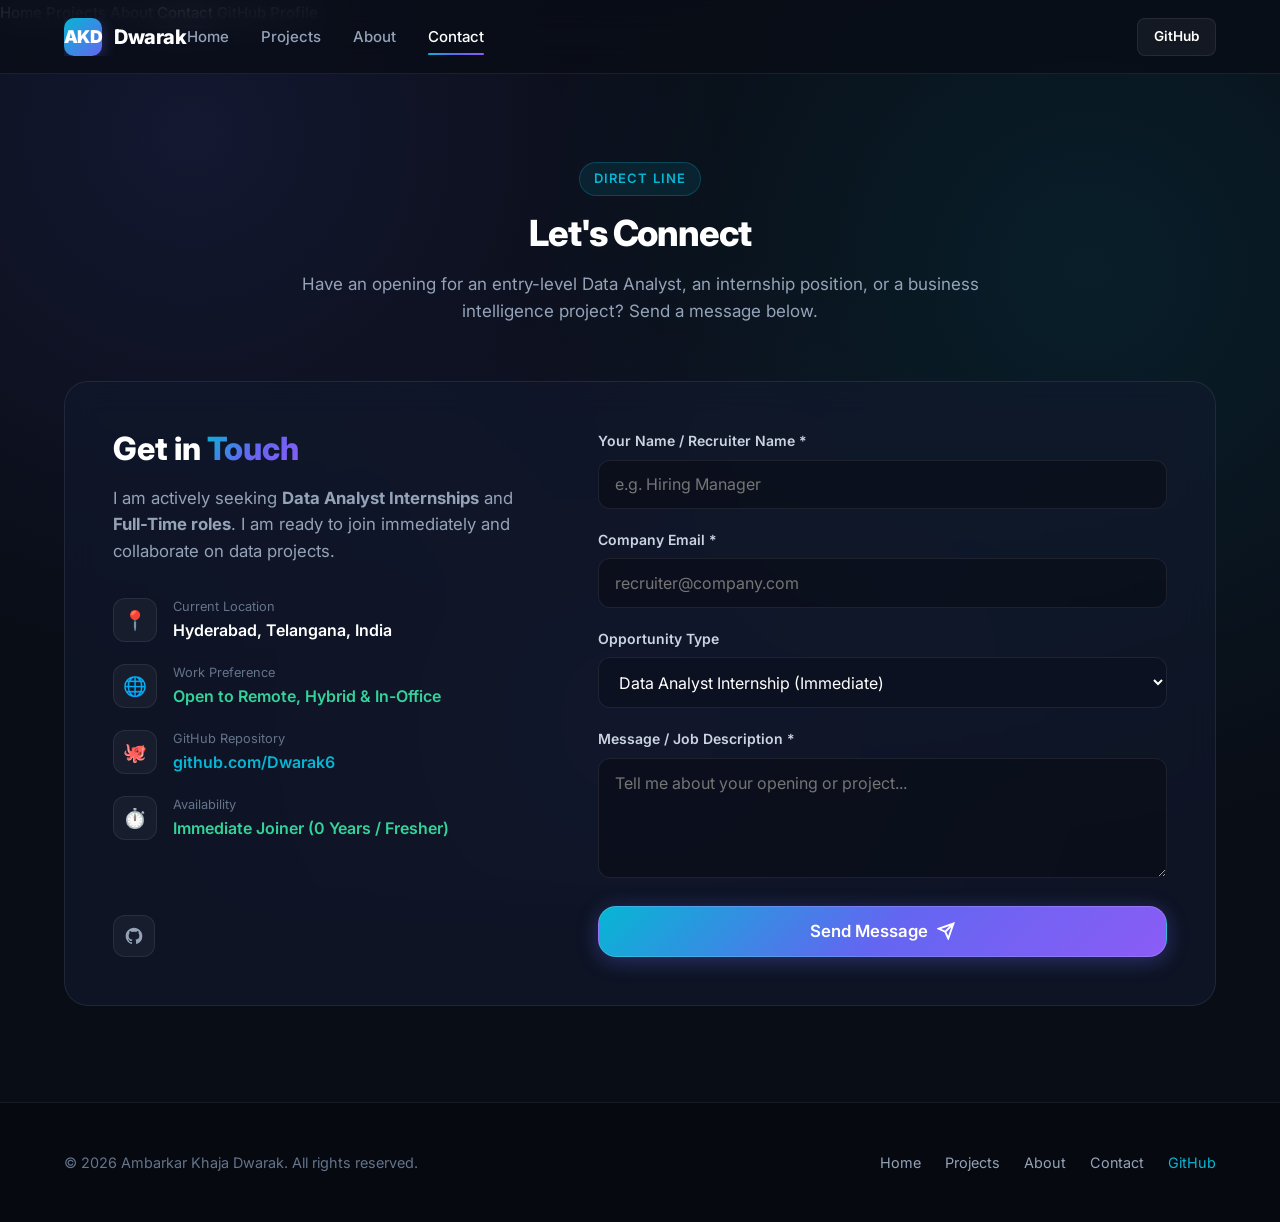
<file: contact.html>
<!DOCTYPE html>
<html lang="en">
<head>
  <meta charset="UTF-8">
  <meta name="viewport" content="width=device-width, initial-scale=1.0, maximum-scale=1.0, user-scalable=no, viewport-fit=cover">
  <title>Contact & Inquiries — Ambarkar Khaja Dwarak</title>
  <meta name="description" content="Get in touch with Ambarkar Khaja Dwarak for Data Analyst internship and full-time opportunities. Based in Hyderabad, open to remote and hybrid.">
  <link rel="preconnect" href="https://fonts.googleapis.com">
  <link rel="preconnect" href="https://fonts.gstatic.com" crossorigin>
  <link href="https://fonts.googleapis.com/css2?family=Inter:wght@400;500;600;700;800;900&family=JetBrains+Mono:wght@400;500;600&display=swap" rel="stylesheet">
  <link rel="stylesheet" href="css/styles.css">
</head>
<body>

  <!-- Navigation -->
  <header class="navbar scrolled">
    <div class="container navbar-container">
      <a href="index.html" class="brand-logo">
        <div class="logo-badge">AKD</div>
        <div class="logo-text">Dwarak</div>
      </a>

      <nav class="nav-links">
        <a href="index.html" class="nav-link">Home</a>
        <a href="projects.html" class="nav-link">Projects</a>
        <a href="about.html" class="nav-link">About</a>
        <a href="contact.html" class="nav-link active">Contact</a>
      </nav>

      <div class="nav-actions">
        <a href="https://github.com/Dwarak6" target="_blank" rel="noopener noreferrer" class="btn btn-secondary btn-sm">GitHub</a>
        <button class="nav-toggle" aria-label="Toggle navigation">☰</button>
      </div>
    </div>
  </header>

  <!-- Mobile Dropdown -->
  <div class="mobile-menu">
    <a href="index.html" class="nav-link">Home</a>
    <a href="projects.html" class="nav-link">Projects</a>
    <a href="about.html" class="nav-link">About</a>
    <a href="contact.html" class="nav-link active">Contact</a>
    <a href="https://github.com/Dwarak6" target="_blank" rel="noopener noreferrer" class="nav-link">GitHub Profile</a>
  </div>

  <section class="section" style="padding-top: 8.5rem; min-height: 85vh;">
    <div class="container">
      <div class="section-header">
        <span class="section-tag">Direct Line</span>
        <h1 class="section-title">Let's Connect</h1>
        <p class="section-subtitle">
          Have an opening for an entry-level Data Analyst, an internship position, or a business intelligence project? Send a message below.
        </p>
      </div>

      <div class="contact-container">
        <!-- Left info -->
        <div class="contact-info-col">
          <div>
            <h2 class="contact-heading">Get in <span class="gradient-text">Touch</span></h2>
            <p class="contact-lead">
              I am actively seeking <strong>Data Analyst Internships</strong> and <strong>Full-Time roles</strong>. I am ready to join immediately and collaborate on data projects.
            </p>

            <div class="contact-channels">
              <div class="contact-channel-item">
                <div class="channel-icon-box">📍</div>
                <div>
                  <div style="font-size: 0.8rem; color: var(--text-muted);">Current Location</div>
                  <div style="font-weight: 600; color: #fff;">Hyderabad, Telangana, India</div>
                </div>
              </div>
              <div class="contact-channel-item">
                <div class="channel-icon-box">🌐</div>
                <div>
                  <div style="font-size: 0.8rem; color: var(--text-muted);">Work Preference</div>
                  <div style="font-weight: 600; color: #34d399;">Open to Remote, Hybrid & In-Office</div>
                </div>
              </div>
              <div class="contact-channel-item">
                <div class="channel-icon-box">🐙</div>
                <div>
                  <div style="font-size: 0.8rem; color: var(--text-muted);">GitHub Repository</div>
                  <div style="font-weight: 600; color: #fff;"><a href="https://github.com/Dwarak6" target="_blank" rel="noopener noreferrer" style="color: var(--accent-cyan);">github.com/Dwarak6</a></div>
                </div>
              </div>
              <div class="contact-channel-item">
                <div class="channel-icon-box">⏱️</div>
                <div>
                  <div style="font-size: 0.8rem; color: var(--text-muted);">Availability</div>
                  <div style="font-weight: 600; color: #34d399;">Immediate Joiner (0 Years / Fresher)</div>
                </div>
              </div>
            </div>
          </div>

          <div class="social-links">
            <a href="https://github.com/Dwarak6" target="_blank" rel="noopener noreferrer" class="social-btn" aria-label="GitHub">
              <svg width="20" height="20" viewBox="0 0 24 24" fill="currentColor"><path d="M12 2C6.477 2 2 6.484 2 12.017c0 4.425 2.865 8.18 6.839 9.504.5.092.682-.217.682-.483 0-.237-.008-.868-.013-1.703-2.782.605-3.369-1.343-3.369-1.343-.454-1.158-1.11-1.466-1.11-1.466-.908-.62.069-.608.069-.608 1.003.07 1.53 1.032 1.53 1.032.892 1.53 2.341 1.088 2.91.832.092-.647.35-1.088.636-1.338-2.22-.253-4.555-1.113-4.555-4.951 0-1.093.39-1.988 1.029-2.688-.103-.253-.446-1.272.098-2.65 0 0 .84-.27 2.75 1.026A9.564 9.564 0 0112 6.844c.85.004 1.705.115 2.504.337 1.909-1.296 2.747-1.027 2.747-1.027.546 1.379.202 2.398.1 2.651.64.7 1.028 1.595 1.028 2.688 0 3.848-2.339 4.695-4.566 4.943.359.309.678.92.678 1.855 0 1.338-.012 2.419-.012 2.747 0 .268.18.58.688.482A10.019 10.019 0 0022 12.017C22 6.484 17.522 2 12 2z"/></svg>
            </a>
          </div>
        </div>

        <!-- Right form -->
        <div>
          <form class="contact-form" id="contactForm">
            <div class="form-group">
              <label class="form-label" for="userName">Your Name / Recruiter Name *</label>
              <input type="text" id="userName" class="form-input" placeholder="e.g. Hiring Manager" required>
            </div>

            <div class="form-group">
              <label class="form-label" for="userEmail">Company Email *</label>
              <input type="email" id="userEmail" class="form-input" placeholder="recruiter@company.com" required>
            </div>

            <div class="form-group">
              <label class="form-label" for="inquiryType">Opportunity Type</label>
              <select id="inquiryType" class="form-input" style="background-color: #0b1120;">
                <option value="internship">Data Analyst Internship (Immediate)</option>
                <option value="fulltime">Data Analyst Full-Time Position</option>
                <option value="dashboard">Power BI / Excel Dashboard Project</option>
                <option value="interview">Interview Invitation / General Inquiry</option>
              </select>
            </div>

            <div class="form-group">
              <label class="form-label" for="userMessage">Message / Job Description *</label>
              <textarea id="userMessage" class="form-textarea" placeholder="Tell me about your opening or project..." required></textarea>
            </div>

            <button type="submit" class="btn btn-primary btn-lg" style="width: 100%; margin-top: 0.5rem;">
              <span>Send Message</span>
              <svg width="18" height="18" viewBox="0 0 24 24" fill="none" stroke="currentColor" stroke-width="2.5"><path d="M22 2L11 13M22 2l-7 20-4-9-9-4 20-7z"/></svg>
            </button>
          </form>
        </div>
      </div>
    </div>
  </section>

  <!-- Toast -->
  <div class="toast" id="toast">
    <div style="font-size: 1.3rem;">✓</div>
    <div class="toast-text">Message sent!</div>
  </div>

  <footer class="footer">
    <div class="container footer-content">
      <div>© 2026 Ambarkar Khaja Dwarak. All rights reserved.</div>
      <div style="display: flex; gap: 1.5rem;">
        <a href="index.html" style="color: var(--text-secondary);">Home</a>
        <a href="projects.html" style="color: var(--text-secondary);">Projects</a>
        <a href="about.html" style="color: var(--text-secondary);">About</a>
        <a href="contact.html" style="color: var(--text-secondary);">Contact</a>
        <a href="https://github.com/Dwarak6" target="_blank" rel="noopener noreferrer" style="color: var(--accent-cyan);">GitHub</a>
      </div>
    </div>
  </footer>

  <script src="js/main.js"></script>
</body>
</html>
</file>
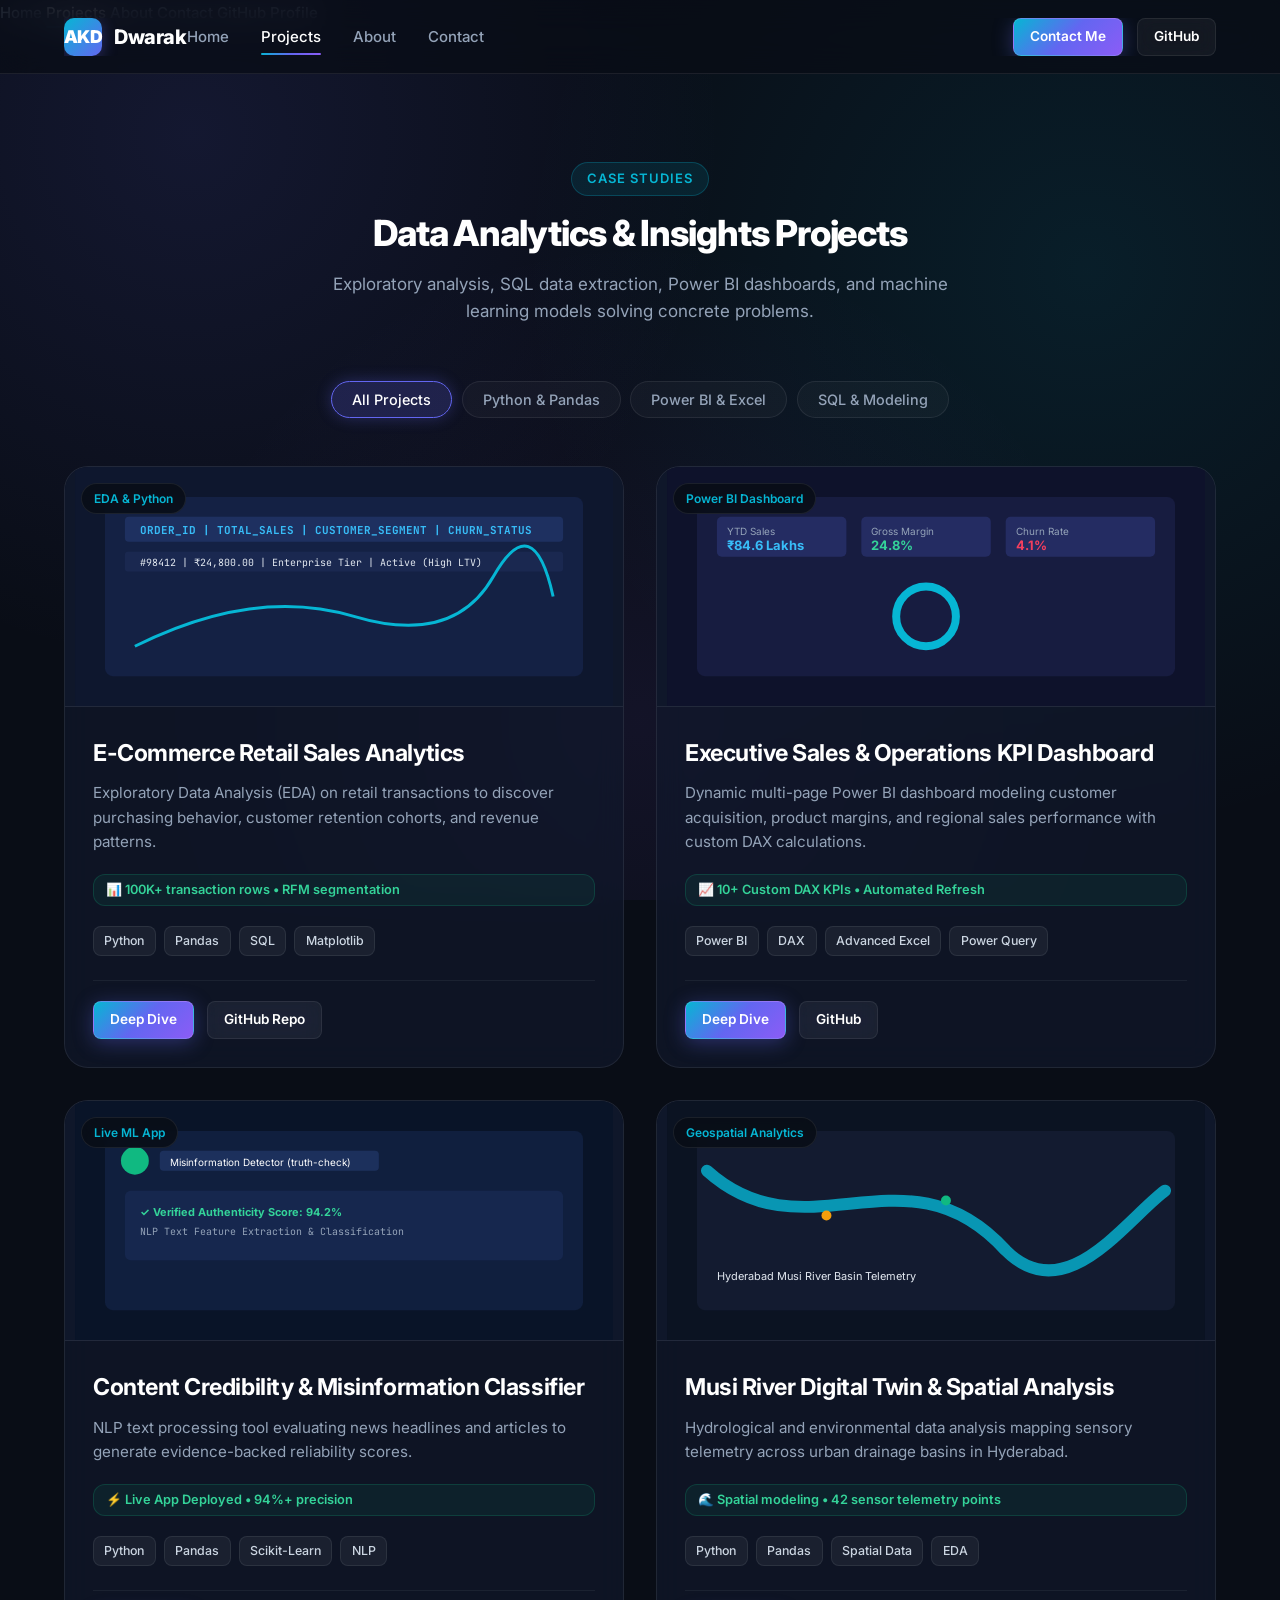
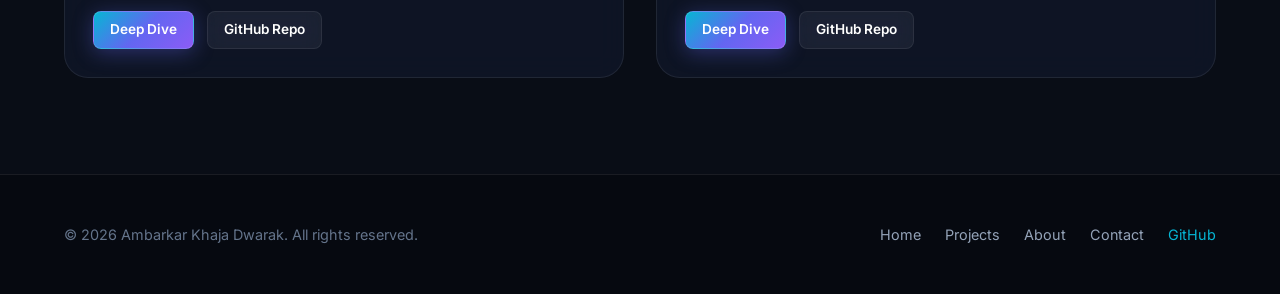
<file: projects.html>
<!DOCTYPE html>
<html lang="en">
<head>
  <meta charset="UTF-8">
  <meta name="viewport" content="width=device-width, initial-scale=1.0, maximum-scale=1.0, user-scalable=no, viewport-fit=cover">
  <title>Projects Showcase — Ambarkar Khaja Dwarak</title>
  <meta name="description" content="Data Analytics projects, SQL models, Power BI dashboards, and Python exploratory data analysis by Ambarkar Khaja Dwarak.">
  <link rel="preconnect" href="https://fonts.googleapis.com">
  <link rel="preconnect" href="https://fonts.gstatic.com" crossorigin>
  <link href="https://fonts.googleapis.com/css2?family=Inter:wght@400;500;600;700;800;900&family=JetBrains+Mono:wght@400;500;600&display=swap" rel="stylesheet">
  <link rel="stylesheet" href="css/styles.css">
</head>
<body>

  <!-- Navigation -->
  <header class="navbar scrolled">
    <div class="container navbar-container">
      <a href="index.html" class="brand-logo">
        <div class="logo-badge">AKD</div>
        <div class="logo-text">Dwarak</div>
      </a>

      <nav class="nav-links">
        <a href="index.html" class="nav-link">Home</a>
        <a href="projects.html" class="nav-link active">Projects</a>
        <a href="about.html" class="nav-link">About</a>
        <a href="contact.html" class="nav-link">Contact</a>
      </nav>

      <div class="nav-actions">
        <a href="contact.html" class="btn btn-primary btn-sm">Contact Me</a>
        <a href="https://github.com/Dwarak6" target="_blank" rel="noopener noreferrer" class="btn btn-secondary btn-sm">GitHub</a>
        <button class="nav-toggle" aria-label="Toggle navigation">☰</button>
      </div>
    </div>
  </header>

  <!-- Mobile Dropdown -->
  <div class="mobile-menu">
    <a href="index.html" class="nav-link">Home</a>
    <a href="projects.html" class="nav-link active">Projects</a>
    <a href="about.html" class="nav-link">About</a>
    <a href="contact.html" class="nav-link">Contact</a>
    <a href="https://github.com/Dwarak6" target="_blank" rel="noopener noreferrer" class="nav-link">GitHub Profile</a>
  </div>

  <section class="section" style="padding-top: 8.5rem;">
    <div class="container">
      <div class="section-header">
        <span class="section-tag">Case Studies</span>
        <h1 class="section-title">Data Analytics & Insights Projects</h1>
        <p class="section-subtitle">
          Exploratory analysis, SQL data extraction, Power BI dashboards, and machine learning models solving concrete problems.
        </p>
      </div>

      <!-- Filter Buttons -->
      <div class="filter-tabs">
        <button class="filter-tab active" data-filter="all">All Projects</button>
        <button class="filter-tab" data-filter="python">Python & Pandas</button>
        <button class="filter-tab" data-filter="bi">Power BI & Excel</button>
        <button class="filter-tab" data-filter="sql">SQL & Modeling</button>
      </div>

      <!-- 4 Projects Grid -->
      <div class="projects-grid">
        <!-- 1 -->
        <div class="project-card" data-category="python sql">
          <div class="project-preview">
            <span class="preview-badge">EDA & Python</span>
            <div class="project-preview-mockup">
              <svg width="100%" height="100%" viewBox="0 0 540 240" fill="none"><rect width="540" height="240" fill="#0E172E"/><rect x="30" y="30" width="480" height="180" rx="8" fill="#142144"/><rect x="50" y="50" width="440" height="25" rx="4" fill="#1E3060"/><text x="65" y="67" fill="#38BDF8" font-size="11" font-weight="bold" font-family="JetBrains Mono">ORDER_ID | TOTAL_SALES | CUSTOMER_SEGMENT | CHURN_STATUS</text><rect x="50" y="85" width="440" height="20" rx="3" fill="#1A2850"/><text x="65" y="99" fill="#E2E8F0" font-size="10" font-family="JetBrains Mono">#98412   | ₹24,800.00  | Enterprise Tier  | Active (High LTV)</text><path d="M60 180 Q 180 120, 280 150 T 420 110 T 480 130" stroke="#06B6D4" stroke-width="3" fill="none"/></svg>
            </div>
          </div>
          <div class="project-content">
            <h3 class="project-title">E-Commerce Retail Sales Analytics</h3>
            <p class="project-description">Exploratory Data Analysis (EDA) on retail transactions to discover purchasing behavior, customer retention cohorts, and revenue patterns.</p>
            <div class="project-metrics-badge">📊 100K+ transaction rows • RFM segmentation</div>
            <div class="project-tech-tags">
              <span class="tech-tag">Python</span>
              <span class="tech-tag">Pandas</span>
              <span class="tech-tag">SQL</span>
              <span class="tech-tag">Matplotlib</span>
            </div>
            <div class="project-actions">
              <a href="#" class="btn btn-primary btn-sm open-modal-btn" data-project="ecommerce">Deep Dive</a>
              <a href="https://github.com/Dwarak6/ecommerce-retail-analytics" target="_blank" rel="noopener noreferrer" class="btn btn-secondary btn-sm">GitHub Repo</a>
            </div>
          </div>
        </div>

        <!-- 2 -->
        <div class="project-card" data-category="bi">
          <div class="project-preview">
            <span class="preview-badge">Power BI Dashboard</span>
            <div class="project-preview-mockup">
              <svg width="100%" height="100%" viewBox="0 0 540 240" fill="none"><rect width="540" height="240" fill="#0E122B"/><rect x="30" y="30" width="480" height="180" rx="8" fill="#171C40"/><rect x="50" y="50" width="130" height="40" rx="5" fill="#242C62"/><text x="60" y="68" fill="#94A3B8" font-size="10" font-family="Inter">YTD Sales</text><text x="60" y="83" fill="#38BDF8" font-size="13" font-weight="bold" font-family="Inter">₹84.6 Lakhs</text><rect x="195" y="50" width="130" height="40" rx="5" fill="#242C62"/><text x="205" y="68" fill="#94A3B8" font-size="10" font-family="Inter">Gross Margin</text><text x="205" y="83" fill="#34D399" font-size="13" font-weight="bold" font-family="Inter">24.8%</text><rect x="340" y="50" width="150" height="40" rx="5" fill="#242C62"/><text x="350" y="68" fill="#94A3B8" font-size="10" font-family="Inter">Churn Rate</text><text x="350" y="83" fill="#F43F5E" font-size="13" font-weight="bold" font-family="Inter">4.1%</text><circle cx="260" cy="150" r="30" stroke="#06B6D4" stroke-width="8" fill="none"/></svg>
            </div>
          </div>
          <div class="project-content">
            <h3 class="project-title">Executive Sales & Operations KPI Dashboard</h3>
            <p class="project-description">Dynamic multi-page Power BI dashboard modeling customer acquisition, product margins, and regional sales performance with custom DAX calculations.</p>
            <div class="project-metrics-badge">📈 10+ Custom DAX KPIs • Automated Refresh</div>
            <div class="project-tech-tags">
              <span class="tech-tag">Power BI</span>
              <span class="tech-tag">DAX</span>
              <span class="tech-tag">Advanced Excel</span>
              <span class="tech-tag">Power Query</span>
            </div>
            <div class="project-actions">
              <a href="#" class="btn btn-primary btn-sm open-modal-btn" data-project="powerbi">Deep Dive</a>
              <a href="https://github.com/Dwarak6" target="_blank" rel="noopener noreferrer" class="btn btn-secondary btn-sm">GitHub</a>
            </div>
          </div>
        </div>

        <!-- 3 -->
        <div class="project-card" data-category="python">
          <div class="project-preview">
            <span class="preview-badge">Live ML App</span>
            <div class="project-preview-mockup">
              <svg width="100%" height="100%" viewBox="0 0 540 240" fill="none"><rect width="540" height="240" fill="#091428"/><rect x="30" y="30" width="480" height="180" rx="8" fill="#101F3E"/><circle cx="60" cy="60" r="14" fill="#10B981"/><rect x="85" y="50" width="220" height="20" rx="4" fill="#1C305C"/><text x="95" y="65" fill="#fff" font-size="10" font-family="Inter">Misinformation Detector (truth-check)</text><rect x="50" y="90" width="440" height="70" rx="6" fill="#16274E"/><text x="65" y="115" fill="#34D399" font-size="11" font-weight="bold" font-family="Inter">✓ Verified Authenticity Score: 94.2%</text><text x="65" y="135" fill="#94A3B8" font-size="10" font-family="JetBrains Mono">NLP Text Feature Extraction & Classification</text></svg>
            </div>
          </div>
          <div class="project-content">
            <h3 class="project-title">Content Credibility & Misinformation Classifier</h3>
            <p class="project-description">NLP text processing tool evaluating news headlines and articles to generate evidence-backed reliability scores.</p>
            <div class="project-metrics-badge">⚡ Live App Deployed • 94%+ precision</div>
            <div class="project-tech-tags">
              <span class="tech-tag">Python</span>
              <span class="tech-tag">Pandas</span>
              <span class="tech-tag">Scikit-Learn</span>
              <span class="tech-tag">NLP</span>
            </div>
            <div class="project-actions">
              <a href="#" class="btn btn-primary btn-sm open-modal-btn" data-project="fakenews">Deep Dive</a>
              <a href="https://github.com/Dwarak6/fake-news-detector" target="_blank" rel="noopener noreferrer" class="btn btn-secondary btn-sm">GitHub Repo</a>
            </div>
          </div>
        </div>

        <!-- 4 -->
        <div class="project-card" data-category="python sql">
          <div class="project-preview">
            <span class="preview-badge">Geospatial Analytics</span>
            <div class="project-preview-mockup">
              <svg width="100%" height="100%" viewBox="0 0 540 240" fill="none"><rect width="540" height="240" fill="#0B1322"/><rect x="30" y="30" width="480" height="180" rx="8" fill="#131B30"/><path d="M40 70 C 140 160, 240 40, 340 150 C 400 210, 460 120, 500 90" stroke="#06B6D4" stroke-width="12" stroke-linecap="round" fill="none" opacity="0.8"/><circle cx="160" cy="115" r="5" fill="#F59E0B"/><circle cx="280" cy="100" r="5" fill="#10B981"/><text x="50" y="180" fill="#E2E8F0" font-size="11" font-family="Inter">Hyderabad Musi River Basin Telemetry</text></svg>
            </div>
          </div>
          <div class="project-content">
            <h3 class="project-title">Musi River Digital Twin & Spatial Analysis</h3>
            <p class="project-description">Hydrological and environmental data analysis mapping sensory telemetry across urban drainage basins in Hyderabad.</p>
            <div class="project-metrics-badge">🌊 Spatial modeling • 42 sensor telemetry points</div>
            <div class="project-tech-tags">
              <span class="tech-tag">Python</span>
              <span class="tech-tag">Pandas</span>
              <span class="tech-tag">Spatial Data</span>
              <span class="tech-tag">EDA</span>
            </div>
            <div class="project-actions">
              <a href="#" class="btn btn-primary btn-sm open-modal-btn" data-project="musi">Deep Dive</a>
              <a href="https://github.com/Dwarak6/Musi-Digital-Twin" target="_blank" rel="noopener noreferrer" class="btn btn-secondary btn-sm">GitHub Repo</a>
            </div>
          </div>
        </div>
      </div>
    </div>
  </section>

  <!-- Details Modal -->
  <div class="modal-overlay" id="projectModal">
    <div class="modal-box">
      <button class="modal-close-btn" id="modalCloseBtn">✕</button>
      <span class="preview-badge" style="position: static; margin-bottom: 1rem; display: inline-block;">Analytics Breakdown</span>
      <h3 id="modalTitle" style="font-size: 1.6rem; margin-bottom: 0.8rem; color: #fff;"></h3>
      <p id="modalDescription" style="color: var(--text-secondary); margin-bottom: 1.2rem; line-height: 1.6;"></p>
      
      <div style="background: rgba(16,185,129,0.08); border: 1px solid rgba(16,185,129,0.25); padding: 0.8rem 1.2rem; border-radius: 8px; margin-bottom: 1.2rem;">
        <div style="font-size: 0.75rem; text-transform: uppercase; color: #34d399; font-weight: 700; margin-bottom: 0.25rem;">Analytics & Business Value</div>
        <div id="modalMetrics" style="color: #fff; font-size: 0.95rem; font-weight: 500;"></div>
      </div>

      <div style="margin-bottom: 1.5rem;">
        <h4 style="font-size: 0.9rem; text-transform: uppercase; color: var(--text-muted); margin-bottom: 0.5rem;">Methodology & Tools Used</h4>
        <p id="modalArchitecture" style="color: var(--text-secondary); font-size: 0.95rem; line-height: 1.6;"></p>
      </div>

      <div style="margin-bottom: 2rem;">
        <h4 style="font-size: 0.9rem; text-transform: uppercase; color: var(--text-muted); margin-bottom: 0.6rem;">Key Tools</h4>
        <div id="modalTechTags" style="display: flex; flex-wrap: wrap; gap: 0.5rem;"></div>
      </div>

      <div style="display: flex; gap: 1rem;">
        <a id="modalCodeBtn" href="#" target="_blank" rel="noopener noreferrer" class="btn btn-primary" style="flex: 1;">View on GitHub</a>
      </div>
    </div>
  </div>

  <footer class="footer">
    <div class="container footer-content">
      <div>© 2026 Ambarkar Khaja Dwarak. All rights reserved.</div>
      <div style="display: flex; gap: 1.5rem;">
        <a href="index.html" style="color: var(--text-secondary);">Home</a>
        <a href="projects.html" style="color: var(--text-secondary);">Projects</a>
        <a href="about.html" style="color: var(--text-secondary);">About</a>
        <a href="contact.html" style="color: var(--text-secondary);">Contact</a>
        <a href="https://github.com/Dwarak6" target="_blank" rel="noopener noreferrer" style="color: var(--accent-cyan);">GitHub</a>
      </div>
    </div>
  </footer>

  <script src="js/main.js"></script>
</body>
</html>
</file>
<file: css/styles.css>
/* ==========================================================================
   MODERN DEVELOPER PORTFOLIO - DESIGN SYSTEM
   Aesthetic: Clean Dark Glassmorphism, Electric Cyan/Indigo Accents, Crisp Typography
   ========================================================================== */

:root {
  --bg-primary: #090d16;
  --bg-secondary: #0e1526;
  --bg-tertiary: #141d33;
  --card-bg: rgba(18, 26, 45, 0.65);
  --card-border: rgba(255, 255, 255, 0.08);
  --card-border-hover: rgba(99, 102, 241, 0.4);
  
  --text-primary: #ffffff;
  --text-secondary: #94a3b8;
  --text-muted: #64748b;
  
  --accent-cyan: #06b6d4;
  --accent-indigo: #6366f1;
  --accent-violet: #8b5cf6;
  --accent-emerald: #10b981;
  --accent-amber: #f59e0b;
  
  --gradient-primary: linear-gradient(135deg, #06b6d4 0%, #6366f1 50%, #8b5cf6 100%);
  --gradient-subtle: linear-gradient(180deg, rgba(255, 255, 255, 0.05) 0%, rgba(255, 255, 255, 0.01) 100%);
  --gradient-card-glow: radial-gradient(circle at 50% 0%, rgba(99, 102, 241, 0.15), transparent 70%);
  
  --glow-cyan: 0 0 25px rgba(6, 182, 212, 0.25);
  --glow-indigo: 0 0 35px rgba(99, 102, 241, 0.3);
  
  --font-sans: 'Inter', -apple-system, BlinkMacSystemFont, 'Segoe UI', Roboto, Helvetica, Arial, sans-serif;
  --font-mono: 'JetBrains Mono', 'Fira Code', monospace;
  
  --radius-sm: 8px;
  --radius-md: 12px;
  --radius-lg: 18px;
  --radius-xl: 24px;
  --radius-full: 9999px;
  
  --transition-fast: 0.15s ease;
  --transition-base: 0.25s cubic-bezier(0.16, 1, 0.3, 1);
  --transition-slow: 0.4s cubic-bezier(0.16, 1, 0.3, 1);
  
  --max-width: 1200px;
}

/* Base & Reset */
*, *::before, *::after {
  box-sizing: border-box;
  margin: 0;
  padding: 0;
}

html {
  scroll-behavior: smooth;
  font-size: 16px;
  color-scheme: dark;
  overflow-x: hidden !important;
  max-width: 100vw;
  width: 100%;
  -webkit-text-size-adjust: 100%;
  text-size-adjust: 100%;
}

body {
  font-family: var(--font-sans);
  background-color: var(--bg-primary);
  color: var(--text-primary);
  line-height: 1.6;
  overflow-x: hidden !important;
  max-width: 100vw;
  width: 100%;
  position: relative;
  -webkit-text-size-adjust: 100%;
  text-size-adjust: 100%;
  -webkit-font-smoothing: antialiased;
  background-image: 
    radial-gradient(circle at 15% 15%, rgba(99, 102, 241, 0.12) 0%, transparent 40%),
    radial-gradient(circle at 85% 30%, rgba(6, 182, 212, 0.1) 0%, transparent 45%),
    radial-gradient(circle at 50% 80%, rgba(139, 92, 246, 0.08) 0%, transparent 50%);
  background-attachment: fixed;
}

a {
  color: inherit;
  text-decoration: none;
}

ul {
  list-style: none;
}

img, svg, video, canvas {
  max-width: 100%;
}

img {
  display: block;
}

button, input, textarea, select {
  font-family: inherit;
  font-size: inherit;
}

/* Layout Utilities */
.container {
  width: 100%;
  max-width: var(--max-width);
  margin-left: auto;
  margin-right: auto;
  padding-left: 1.5rem;
  padding-right: 1.5rem;
}

.section {
  padding: 6rem 0;
  position: relative;
}

.section-header {
  text-align: center;
  max-width: 680px;
  margin: 0 auto 3.5rem auto;
}

.section-tag {
  display: inline-flex;
  align-items: center;
  gap: 0.5rem;
  font-size: 0.8125rem;
  font-weight: 600;
  text-transform: uppercase;
  letter-spacing: 0.08em;
  color: var(--accent-cyan);
  background: rgba(6, 182, 212, 0.1);
  border: 1px solid rgba(6, 182, 212, 0.25);
  padding: 0.35rem 0.9rem;
  border-radius: var(--radius-full);
  margin-bottom: 1rem;
}

.section-title {
  font-size: 2.25rem;
  font-weight: 800;
  letter-spacing: -0.03em;
  line-height: 1.2;
  margin-bottom: 1rem;
}

.section-subtitle {
  color: var(--text-secondary);
  font-size: 1.0625rem;
  line-height: 1.6;
}

/* Typography Enhancements */
.gradient-text {
  background: var(--gradient-primary);
  -webkit-background-clip: text;
  -webkit-text-fill-color: transparent;
  display: inline-block;
}

/* Top Navigation Bar */
.navbar {
  position: fixed;
  top: 0;
  left: 0;
  right: 0;
  z-index: 100;
  padding: 1.1rem 0;
  background: rgba(9, 13, 22, 0.75);
  backdrop-filter: blur(16px);
  -webkit-backdrop-filter: blur(16px);
  border-bottom: 1px solid var(--card-border);
  transition: all var(--transition-base);
}

.navbar.scrolled {
  padding: 0.85rem 0;
  background: rgba(9, 13, 22, 0.92);
  border-bottom-color: rgba(255, 255, 255, 0.12);
  box-shadow: 0 10px 30px rgba(0, 0, 0, 0.4);
}

.navbar-container {
  display: flex;
  align-items: center;
  justify-content: space-between;
  width: 100%;
  min-width: 0;
  overflow: hidden;
}

.brand-logo {
  display: flex;
  align-items: center;
  gap: 0.75rem;
  font-weight: 800;
  font-size: 1.25rem;
  letter-spacing: -0.02em;
  min-width: 0;
  flex-shrink: 1;
  overflow: hidden;
}

.logo-badge {
  width: 38px;
  height: 38px;
  background: linear-gradient(135deg, #06b6d4, #6366f1);
  border-radius: 10px;
  display: flex;
  align-items: center;
  justify-content: center;
  color: #fff;
  font-weight: 900;
  font-size: 1.1rem;
  box-shadow: 0 4px 15px rgba(99, 102, 241, 0.35);
}

.logo-text span {
  color: var(--accent-cyan);
}

.nav-links {
  display: flex;
  align-items: center;
  gap: 2rem;
}

.nav-link {
  color: var(--text-secondary);
  font-size: 0.9375rem;
  font-weight: 500;
  transition: color var(--transition-fast);
  position: relative;
}

.nav-link:hover, .nav-link.active {
  color: #ffffff;
}

.nav-link.active::after {
  content: '';
  position: absolute;
  bottom: -6px;
  left: 0;
  width: 100%;
  height: 2px;
  background: var(--gradient-primary);
  border-radius: 2px;
}

.nav-actions {
  display: flex;
  align-items: center;
  gap: 0.85rem;
  flex-shrink: 0;
  margin-left: auto;
}

.nav-toggle {
  display: none;
  background: transparent;
  border: none;
  color: var(--text-primary);
  font-size: 1.5rem;
  cursor: pointer;
  padding: 0.5rem;
  flex-shrink: 0;
  min-width: 44px;
  min-height: 44px;
  align-items: center;
  justify-content: center;
  line-height: 1;
}

/* Button Component System */
.btn {
  display: inline-flex;
  align-items: center;
  justify-content: center;
  gap: 0.6rem;
  font-weight: 600;
  font-size: 0.9375rem;
  padding: 0.7rem 1.4rem;
  border-radius: var(--radius-md);
  transition: all var(--transition-base);
  cursor: pointer;
  border: 1px solid transparent;
  white-space: nowrap;
}

.btn-sm {
  padding: 0.45rem 1rem;
  font-size: 0.85rem;
  border-radius: var(--radius-sm);
}

.btn-lg {
  padding: 0.9rem 1.9rem;
  font-size: 1.05rem;
  border-radius: var(--radius-lg);
}

.btn-primary {
  background: var(--gradient-primary);
  color: #ffffff;
  border-color: rgba(255, 255, 255, 0.15);
  box-shadow: 0 4px 20px rgba(99, 102, 241, 0.35);
}

.btn-primary:hover {
  transform: translateY(-2px);
  box-shadow: 0 8px 30px rgba(99, 102, 241, 0.55), var(--glow-cyan);
}

.btn-secondary {
  background: rgba(255, 255, 255, 0.05);
  color: var(--text-primary);
  border-color: var(--card-border);
  backdrop-filter: blur(10px);
}

.btn-secondary:hover {
  background: rgba(255, 255, 255, 0.1);
  border-color: rgba(255, 255, 255, 0.25);
  transform: translateY(-2px);
}

.btn-outline {
  background: transparent;
  color: var(--accent-cyan);
  border-color: rgba(6, 182, 212, 0.4);
}

.btn-outline:hover {
  background: rgba(6, 182, 212, 0.1);
  border-color: var(--accent-cyan);
}

/* Hero Section */
.hero-section {
  padding-top: 9rem;
  padding-bottom: 5rem;
  min-height: 88vh;
  display: flex;
  align-items: center;
  position: relative;
}

.hero-content {
  text-align: center;
  max-width: 900px;
  margin: 0 auto;
}

.availability-pill {
  display: inline-flex;
  align-items: center;
  gap: 0.6rem;
  background: rgba(16, 185, 129, 0.1);
  border: 1px solid rgba(16, 185, 129, 0.3);
  padding: 0.4rem 1.1rem;
  border-radius: var(--radius-full);
  font-size: 0.85rem;
  font-weight: 500;
  color: #34d399;
  margin-bottom: 1.75rem;
  box-shadow: 0 0 20px rgba(16, 185, 129, 0.15);
}

.status-dot {
  width: 8px;
  height: 8px;
  background-color: #10b981;
  border-radius: 50%;
  box-shadow: 0 0 10px #10b981;
  animation: pulseDot 2s infinite ease-in-out;
}

@keyframes pulseDot {
  0%, 100% { opacity: 1; transform: scale(1); }
  50% { opacity: 0.5; transform: scale(0.85); }
}

.hero-title {
  font-size: 3.5rem;
  font-weight: 800;
  letter-spacing: -0.035em;
  line-height: 1.15;
  margin-bottom: 1.5rem;
}

.hero-subtitle {
  font-size: 1.25rem;
  color: var(--text-secondary);
  line-height: 1.7;
  max-width: 720px;
  margin: 0 auto 2.25rem auto;
}

.hero-cta-group {
  display: flex;
  flex-direction: column;
  align-items: center;
  justify-content: center;
  gap: 0.85rem;
  margin-bottom: 3.5rem;
  max-width: 440px;
  margin-left: auto;
  margin-right: auto;
  position: relative;
  z-index: 5;
}

.btn-full {
  width: 100%;
}

.hero-cta-subgroup {
  display: flex;
  align-items: center;
  gap: 0.75rem;
  width: 100%;
}

.hero-cta-subgroup .btn {
  flex: 1;
}

/* Tech Stack Badges Strip */
.tech-stack-showcase {
  background: rgba(255, 255, 255, 0.02);
  border: 1px solid var(--card-border);
  border-radius: var(--radius-xl);
  padding: 1.5rem 2rem;
  backdrop-filter: blur(12px);
  max-width: 840px;
  margin: 0 auto;
}

.tech-stack-label {
  font-size: 0.8125rem;
  font-weight: 600;
  color: var(--text-muted);
  text-transform: uppercase;
  letter-spacing: 0.08em;
  margin-bottom: 1rem;
  display: block;
}

.tech-badges-list {
  display: flex;
  align-items: center;
  justify-content: center;
  gap: 0.8rem;
  flex-wrap: wrap;
}

.tech-badge {
  display: inline-flex;
  align-items: center;
  gap: 0.5rem;
  background: rgba(255, 255, 255, 0.04);
  border: 1px solid rgba(255, 255, 255, 0.08);
  padding: 0.45rem 0.9rem;
  border-radius: var(--radius-md);
  font-size: 0.875rem;
  font-weight: 500;
  color: #e2e8f0;
  transition: all var(--transition-fast);
}

.tech-badge:hover {
  background: rgba(99, 102, 241, 0.15);
  border-color: rgba(99, 102, 241, 0.4);
  transform: translateY(-2px);
  color: #ffffff;
}

.tech-icon {
  width: 18px;
  height: 18px;
  fill: currentColor;
}

/* Impact Metrics Strip */
.metrics-section {
  padding: 3rem 0;
  background: linear-gradient(180deg, rgba(14, 21, 38, 0.4) 0%, rgba(9, 13, 22, 0.8) 100%);
  border-top: 1px solid var(--card-border);
  border-bottom: 1px solid var(--card-border);
}

.metrics-grid {
  display: grid;
  grid-template-columns: repeat(4, 1fr);
  gap: 2rem;
}

.metric-item {
  text-align: center;
  position: relative;
}

.metric-item:not(:last-child)::after {
  content: '';
  position: absolute;
  right: 0;
  top: 15%;
  height: 70%;
  width: 1px;
  background: linear-gradient(180deg, transparent, rgba(255, 255, 255, 0.1), transparent);
}

.metric-value {
  font-size: 2.75rem;
  font-weight: 800;
  letter-spacing: -0.03em;
  line-height: 1.1;
  margin-bottom: 0.35rem;
  background: var(--gradient-primary);
  -webkit-background-clip: text;
  -webkit-text-fill-color: transparent;
}

.metric-label {
  font-size: 0.9375rem;
  color: var(--text-secondary);
  font-weight: 500;
}

/* Projects Section */
.filter-tabs {
  display: flex;
  align-items: center;
  justify-content: center;
  gap: 0.6rem;
  margin-bottom: 3rem;
  flex-wrap: wrap;
}

.filter-tab {
  background: rgba(255, 255, 255, 0.03);
  border: 1px solid var(--card-border);
  color: var(--text-secondary);
  padding: 0.55rem 1.25rem;
  border-radius: var(--radius-full);
  font-size: 0.9rem;
  font-weight: 500;
  cursor: pointer;
  transition: all var(--transition-fast);
}

.filter-tab:hover {
  background: rgba(255, 255, 255, 0.08);
  color: #fff;
}

.filter-tab.active {
  background: rgba(99, 102, 241, 0.2);
  border-color: var(--accent-indigo);
  color: #ffffff;
  box-shadow: 0 0 15px rgba(99, 102, 241, 0.3);
}

.projects-grid {
  display: grid;
  grid-template-columns: repeat(2, 1fr);
  gap: 2rem;
}

.project-card {
  background: var(--card-bg);
  border: 1px solid var(--card-border);
  border-radius: var(--radius-xl);
  overflow: hidden;
  transition: all var(--transition-slow);
  display: flex;
  flex-direction: column;
  position: relative;
  backdrop-filter: blur(14px);
}

.project-card:hover {
  border-color: var(--card-border-hover);
  transform: translateY(-6px);
  box-shadow: 0 20px 40px -15px rgba(0, 0, 0, 0.5), 0 0 30px rgba(99, 102, 241, 0.15);
}

.project-preview {
  position: relative;
  width: 100%;
  height: 240px;
  background: #0f172a;
  overflow: hidden;
  border-bottom: 1px solid var(--card-border);
}

.project-preview-mockup {
  width: 100%;
  height: 100%;
  display: flex;
  align-items: center;
  justify-content: center;
  position: relative;
  transition: transform var(--transition-slow);
}

.project-card:hover .project-preview-mockup {
  transform: scale(1.03);
}

.preview-badge {
  position: absolute;
  top: 1rem;
  left: 1rem;
  background: rgba(9, 13, 22, 0.85);
  backdrop-filter: blur(8px);
  border: 1px solid var(--card-border);
  padding: 0.3rem 0.75rem;
  border-radius: var(--radius-full);
  font-size: 0.75rem;
  font-weight: 600;
  color: var(--accent-cyan);
  z-index: 2;
}

.project-content {
  padding: 1.75rem;
  display: flex;
  flex-direction: column;
  flex-grow: 1;
}

.project-title {
  font-size: 1.45rem;
  font-weight: 700;
  letter-spacing: -0.02em;
  margin-bottom: 0.6rem;
  color: #fff;
}

.project-description {
  color: var(--text-secondary);
  font-size: 0.95rem;
  line-height: 1.6;
  margin-bottom: 1.25rem;
  flex-grow: 1;
}

.project-metrics-badge {
  display: inline-flex;
  align-items: center;
  gap: 0.4rem;
  font-size: 0.8rem;
  font-weight: 600;
  color: #34d399;
  background: rgba(16, 185, 129, 0.08);
  border: 1px solid rgba(16, 185, 129, 0.2);
  padding: 0.35rem 0.75rem;
  border-radius: var(--radius-md);
  margin-bottom: 1.25rem;
  max-width: 100%;
  white-space: normal;
  word-break: break-word;
  line-height: 1.45;
}

.project-tech-tags {
  display: flex;
  flex-wrap: wrap;
  gap: 0.5rem;
  margin-bottom: 1.5rem;
}

.tech-tag {
  font-size: 0.775rem;
  font-weight: 500;
  background: rgba(255, 255, 255, 0.05);
  border: 1px solid rgba(255, 255, 255, 0.08);
  padding: 0.25rem 0.65rem;
  border-radius: var(--radius-sm);
  color: #cbd5e1;
}

.project-actions {
  display: flex;
  align-items: center;
  gap: 0.8rem;
  border-top: 1px solid rgba(255, 255, 255, 0.06);
  padding-top: 1.25rem;
}

/* Skills & Capabilities Grid */
.skills-grid {
  display: grid;
  grid-template-columns: repeat(3, 1fr);
  gap: 1.75rem;
}

.skill-category-card {
  background: var(--card-bg);
  border: 1px solid var(--card-border);
  border-radius: var(--radius-xl);
  padding: 2rem;
  backdrop-filter: blur(12px);
  transition: all var(--transition-base);
}

.skill-category-card:hover {
  border-color: rgba(99, 102, 241, 0.35);
  transform: translateY(-4px);
}

.skill-category-icon {
  width: 48px;
  height: 48px;
  background: rgba(99, 102, 241, 0.1);
  border: 1px solid rgba(99, 102, 241, 0.25);
  border-radius: var(--radius-md);
  display: flex;
  align-items: center;
  justify-content: center;
  color: var(--accent-cyan);
  font-size: 1.5rem;
  margin-bottom: 1.25rem;
}

.skill-category-title {
  font-size: 1.25rem;
  font-weight: 700;
  margin-bottom: 0.6rem;
}

.skill-category-desc {
  color: var(--text-secondary);
  font-size: 0.9rem;
  margin-bottom: 1.25rem;
}

.skill-items-list {
  display: flex;
  flex-direction: column;
  gap: 0.75rem;
}

.skill-item-row {
  display: flex;
  align-items: center;
  justify-content: space-between;
  font-size: 0.875rem;
}

.skill-bar-bg {
  width: 100%;
  height: 6px;
  background: rgba(255, 255, 255, 0.06);
  border-radius: var(--radius-full);
  margin-top: 0.35rem;
  overflow: hidden;
}

.skill-bar-fill {
  height: 100%;
  background: var(--gradient-primary);
  border-radius: var(--radius-full);
}

/* Career Timeline / Experience */
.timeline {
  position: relative;
  max-width: 800px;
  margin: 0 auto;
}

.timeline::before {
  content: '';
  position: absolute;
  top: 0;
  bottom: 0;
  left: 20px;
  width: 2px;
  background: linear-gradient(180deg, var(--accent-cyan), var(--accent-indigo), transparent);
}

.timeline-item {
  position: relative;
  padding-left: 55px;
  margin-bottom: 2.5rem;
}

.timeline-dot {
  position: absolute;
  left: 12px;
  top: 4px;
  width: 18px;
  height: 18px;
  border-radius: 50%;
  background: var(--bg-primary);
  border: 3px solid var(--accent-cyan);
  box-shadow: 0 0 12px var(--accent-cyan);
}

.timeline-card {
  background: var(--card-bg);
  border: 1px solid var(--card-border);
  border-radius: var(--radius-lg);
  padding: 1.5rem 1.75rem;
  backdrop-filter: blur(10px);
  transition: all var(--transition-fast);
}

.timeline-card:hover {
  border-color: rgba(99, 102, 241, 0.3);
  transform: translateX(4px);
}

.timeline-role {
  font-size: 1.2rem;
  font-weight: 700;
  color: #fff;
  margin-bottom: 0.25rem;
}

.timeline-meta {
  display: flex;
  align-items: center;
  gap: 1rem;
  font-size: 0.85rem;
  color: var(--accent-cyan);
  margin-bottom: 0.75rem;
}

.timeline-text {
  color: var(--text-secondary);
  font-size: 0.925rem;
  line-height: 1.6;
}

/* Contact Section & Form */
.contact-container {
  display: grid;
  grid-template-columns: 1fr 1.3fr;
  gap: 3rem;
  background: var(--card-bg);
  border: 1px solid var(--card-border);
  border-radius: var(--radius-xl);
  padding: 3rem;
  backdrop-filter: blur(16px);
}

.contact-info-col {
  display: flex;
  flex-direction: column;
  justify-content: space-between;
}

.contact-heading {
  font-size: 2rem;
  font-weight: 800;
  line-height: 1.2;
  margin-bottom: 1rem;
}

.contact-lead {
  color: var(--text-secondary);
  font-size: 1.05rem;
  margin-bottom: 2rem;
}

.contact-channels {
  display: flex;
  flex-direction: column;
  gap: 1.25rem;
  margin-bottom: 2rem;
}

.contact-channel-item {
  display: flex;
  align-items: center;
  gap: 1rem;
  color: var(--text-secondary);
  transition: color var(--transition-fast);
}

.contact-channel-item:hover {
  color: #fff;
}

.channel-icon-box {
  width: 44px;
  height: 44px;
  border-radius: var(--radius-md);
  background: rgba(255, 255, 255, 0.04);
  border: 1px solid var(--card-border);
  display: flex;
  align-items: center;
  justify-content: center;
  color: var(--accent-cyan);
  font-size: 1.2rem;
}

.social-links {
  display: flex;
  align-items: center;
  gap: 0.85rem;
}

.social-btn {
  width: 42px;
  height: 42px;
  border-radius: var(--radius-md);
  background: rgba(255, 255, 255, 0.04);
  border: 1px solid var(--card-border);
  display: flex;
  align-items: center;
  justify-content: center;
  color: var(--text-secondary);
  transition: all var(--transition-fast);
}

.social-btn:hover {
  background: rgba(99, 102, 241, 0.2);
  border-color: var(--accent-indigo);
  color: #fff;
  transform: translateY(-2px);
}

/* Contact Form */
.contact-form {
  display: flex;
  flex-direction: column;
  gap: 1.25rem;
}

.form-group {
  display: flex;
  flex-direction: column;
  gap: 0.45rem;
}

.form-label {
  font-size: 0.875rem;
  font-weight: 600;
  color: #cbd5e1;
}

.form-input, .form-textarea {
  width: 100%;
  background: rgba(9, 13, 22, 0.6);
  border: 1px solid var(--card-border);
  border-radius: var(--radius-md);
  padding: 0.85rem 1rem;
  color: #fff;
  outline: none;
  font-size: 16px;
  transition: all var(--transition-fast);
}

.form-input:focus, .form-textarea:focus {
  border-color: var(--accent-indigo);
  box-shadow: 0 0 0 3px rgba(99, 102, 241, 0.25);
  background: rgba(9, 13, 22, 0.85);
}

.form-textarea {
  resize: vertical;
  min-height: 120px;
}

/* Footer */
.footer {
  padding: 3rem 0;
  border-top: 1px solid var(--card-border);
  background: #060910;
  text-align: center;
  color: var(--text-muted);
  font-size: 0.9rem;
}

.footer-content {
  display: flex;
  align-items: center;
  justify-content: space-between;
  flex-wrap: wrap;
  gap: 1.5rem;
}

/* Project Details Modal */
.modal-overlay {
  position: fixed;
  top: 0;
  left: 0;
  right: 0;
  bottom: 0;
  background: rgba(5, 8, 15, 0.85);
  backdrop-filter: blur(12px);
  z-index: 1000;
  display: none;
  align-items: center;
  justify-content: center;
  padding: 1.5rem;
  opacity: 0;
  transition: opacity var(--transition-base);
}

.modal-overlay.active {
  display: flex;
  opacity: 1;
}

.modal-box {
  background: var(--bg-secondary);
  border: 1px solid var(--card-border-hover);
  border-radius: var(--radius-xl);
  max-width: 680px;
  width: 100%;
  max-height: 90vh;
  overflow-y: auto;
  padding: 2.25rem;
  position: relative;
  box-shadow: 0 25px 60px rgba(0, 0, 0, 0.7), 0 0 40px rgba(99, 102, 241, 0.2);
}

.modal-close-btn {
  position: absolute;
  top: 1.25rem;
  right: 1.25rem;
  background: rgba(255, 255, 255, 0.08);
  border: none;
  color: #fff;
  width: 36px;
  height: 36px;
  border-radius: 50%;
  cursor: pointer;
  display: flex;
  align-items: center;
  justify-content: center;
  font-size: 1.25rem;
  transition: all var(--transition-fast);
}

.modal-close-btn:hover {
  background: rgba(239, 68, 68, 0.2);
  color: #ef4444;
}

/* Toast Notification */
.toast {
  position: fixed;
  bottom: 2rem;
  right: 2rem;
  background: rgba(14, 21, 38, 0.95);
  border: 1px solid var(--accent-emerald);
  color: #fff;
  padding: 1rem 1.5rem;
  border-radius: var(--radius-md);
  box-shadow: 0 10px 30px rgba(0, 0, 0, 0.5), 0 0 20px rgba(16, 185, 129, 0.25);
  z-index: 2000;
  display: flex;
  align-items: center;
  gap: 0.75rem;
  transform: translateY(100px);
  opacity: 0;
  transition: all var(--transition-base);
  pointer-events: none;
}

.toast.show {
  transform: translateY(0);
  opacity: 1;
  pointer-events: auto;
}

/* About Grid */
.about-grid {
  display: grid;
  grid-template-columns: 1fr 1fr;
  gap: 2.5rem;
  margin-bottom: 5rem;
}

/* Responsive Media Queries */
@media (max-width: 1024px) {
  .hero-title {
    font-size: 3rem;
  }
  .projects-grid {
    grid-template-columns: 1fr;
  }
  .skills-grid {
    grid-template-columns: 1fr;
  }
  .about-grid {
    grid-template-columns: 1fr;
    gap: 1.75rem;
    margin-bottom: 3.5rem;
  }
  .metrics-grid {
    grid-template-columns: repeat(2, 1fr);
    gap: 2.5rem;
  }
  .metric-item:nth-child(2)::after {
    display: none;
  }
  .contact-container {
    grid-template-columns: 1fr;
    padding: 2rem;
  }
}

@media (max-width: 768px) {
  .container {
    padding-left: 1.15rem;
    padding-right: 1.15rem;
  }
  .section {
    padding: 3.75rem 0;
  }
  .section-header {
    margin-bottom: 2.5rem;
  }
  .section-title {
    font-size: 1.85rem;
    line-height: 1.25;
  }
  .section-subtitle {
    font-size: 0.95rem;
  }
  .nav-links, .nav-actions .btn {
    display: none;
  }
  .nav-toggle {
    display: flex !important;
    width: 44px;
    height: 44px;
  }
  .navbar {
    width: 100%;
    max-width: 100vw;
    overflow: hidden;
  }
  .navbar-container {
    width: 100%;
    padding: 0;
  }
  .brand-logo {
    min-width: 0;
    max-width: calc(100vw - 80px);
    overflow: hidden;
    gap: 0.5rem;
    font-size: 1.1rem;
  }
  .logo-badge {
    width: 34px;
    height: 34px;
    font-size: 0.95rem;
    flex-shrink: 0;
  }
  .logo-text {
    white-space: nowrap;
    overflow: hidden;
    text-overflow: ellipsis;
  }
  .mobile-menu {
    position: fixed;
    top: 65px;
    left: 0;
    right: 0;
    background: rgba(14, 21, 38, 0.98);
    backdrop-filter: blur(20px);
    border-bottom: 1px solid var(--card-border);
    padding: 1.25rem;
    display: none;
    flex-direction: column;
    gap: 1rem;
    z-index: 999;
    box-shadow: 0 15px 35px rgba(0,0,0,0.6);
  }
  .mobile-menu.open {
    display: flex;
  }
  .hero-section {
    padding-top: 7rem;
    padding-bottom: 2rem;
    min-height: auto;
  }
  .hero-title {
    font-size: clamp(1.75rem, 6vw, 2.15rem);
    line-height: 1.2;
    margin-bottom: 0.75rem;
    word-break: break-word;
  }
  .hero-subtitle {
    font-size: 0.925rem;
    line-height: 1.55;
    margin-bottom: 1.35rem;
  }
  .hero-cta-group {
    flex-direction: column;
    width: 100%;
    max-width: 320px;
    margin: 0 auto 1.6rem auto;
    gap: 0.65rem;
  }
  .hero-cta-subgroup {
    display: flex;
    gap: 0.65rem;
    width: 100%;
  }
  .hero-cta-subgroup .btn {
    flex: 1;
    padding: 0.65rem 0.75rem;
    font-size: 0.85rem;
  }
  .availability-pill {
    font-size: 0.75rem;
    padding: 0.35rem 0.85rem;
    margin-bottom: 0.75rem;
    text-align: center;
    max-width: 100%;
    white-space: nowrap;
    justify-content: center;
  }
  .tech-stack-showcase {
    padding: 1rem 0.75rem;
    border-radius: var(--radius-lg);
  }
  .tech-badges-list {
    gap: 0.55rem;
  }
  .tech-badge {
    font-size: 0.8rem;
    padding: 0.35rem 0.65rem;
  }
  .metrics-section {
    padding: 2.25rem 0;
  }
  .metrics-grid {
    grid-template-columns: 1fr;
    gap: 1.5rem;
  }
  .metric-item::after {
    display: none !important;
  }
  .metric-value {
    font-size: 2.2rem;
  }
  .metric-label {
    font-size: 0.875rem;
  }
  .projects-grid {
    grid-template-columns: 1fr;
    gap: 1.75rem;
  }
  .project-preview {
    height: 180px;
  }
  .project-content {
    padding: 1.25rem;
  }
  .project-title {
    font-size: 1.25rem;
  }
  .project-description {
    font-size: 0.9rem;
  }
  .project-actions {
    flex-direction: column;
    gap: 0.6rem;
  }
  .project-actions .btn {
    width: 100%;
  }
  .skills-grid {
    grid-template-columns: 1fr;
    gap: 1.25rem;
  }
  .skill-category-card {
    padding: 1.35rem;
  }
  .about-grid {
    grid-template-columns: 1fr;
    gap: 1.5rem;
    margin-bottom: 3rem;
  }
  .timeline::before {
    left: 10px;
  }
  .timeline-item {
    padding-left: 32px;
    margin-bottom: 1.75rem;
  }
  .timeline-dot {
    left: 4px;
    width: 14px;
    height: 14px;
  }
  .timeline-card {
    padding: 1.15rem 1.25rem;
  }
  .timeline-role {
    font-size: 1.05rem;
  }
  .timeline-text {
    font-size: 0.875rem;
  }
  .contact-container {
    grid-template-columns: 1fr;
    padding: 1.5rem 1.15rem;
    gap: 2rem;
    border-radius: var(--radius-lg);
  }
  .contact-heading {
    font-size: 1.65rem;
  }
  .contact-lead {
    font-size: 0.925rem;
    margin-bottom: 1.5rem;
  }
  .contact-channels {
    gap: 1rem;
  }
  .channel-icon-box {
    width: 38px;
    height: 38px;
    font-size: 1rem;
    flex-shrink: 0;
  }
  .modal-box {
    padding: 1.4rem;
    max-height: 85vh;
    border-radius: var(--radius-lg);
  }
  .footer-content {
    flex-direction: column;
    text-align: center;
    gap: 1rem;
  }
}

@media (max-width: 480px) {
  .container {
    padding-left: 0.85rem;
    padding-right: 0.85rem;
  }
  .section {
    padding: 3rem 0;
  }
  .hero-section {
    padding-top: 6.5rem;
    padding-bottom: 2rem;
  }
  .hero-title {
    font-size: 1.65rem;
    letter-spacing: -0.02em;
    margin-bottom: 0.6rem;
  }
  .hero-subtitle {
    font-size: 0.875rem;
    line-height: 1.5;
    margin-bottom: 1.25rem;
  }
  .hero-cta-group {
    max-width: 100%;
    margin-bottom: 1.5rem;
    gap: 0.55rem;
  }
  .hero-cta-subgroup {
    gap: 0.55rem;
  }
  .hero-cta-subgroup .btn {
    padding: 0.6rem 0.6rem;
    font-size: 0.8rem;
  }
  .availability-pill {
    font-size: 0.72rem;
    padding: 0.3rem 0.75rem;
    margin-bottom: 0.7rem;
  }
  .tech-stack-showcase {
    padding: 0.85rem 0.65rem;
  }
  .tech-badges-list {
    gap: 0.45rem;
  }
  .tech-badge {
    font-size: 0.725rem;
    padding: 0.3rem 0.55rem;
  }
  .metrics-section {
    padding: 1.75rem 0;
  }
  .metric-value {
    font-size: 1.95rem;
  }
  .metric-label {
    font-size: 0.8rem;
  }
  .filter-tabs {
    gap: 0.35rem;
    margin-bottom: 1.75rem;
  }
  .filter-tab {
    font-size: 0.75rem;
    padding: 0.35rem 0.65rem;
  }
  .project-preview {
    height: 155px;
  }
  .project-content {
    padding: 1.1rem 0.95rem;
  }
  .project-title {
    font-size: 1.15rem;
  }
  .project-description {
    font-size: 0.85rem;
    margin-bottom: 1rem;
  }
  .project-metrics-badge {
    font-size: 0.725rem;
    padding: 0.3rem 0.6rem;
  }
  .btn-lg {
    padding: 0.75rem 1.2rem;
    font-size: 0.9rem;
  }
  .contact-container {
    padding: 1.25rem 0.9rem;
    gap: 1.5rem;
  }
  .contact-heading {
    font-size: 1.45rem;
  }
  .contact-lead {
    font-size: 0.875rem;
    margin-bottom: 1.25rem;
  }
  .modal-box {
    padding: 1.2rem 1rem;
    margin: 0 0.5rem;
  }
}
</file>
